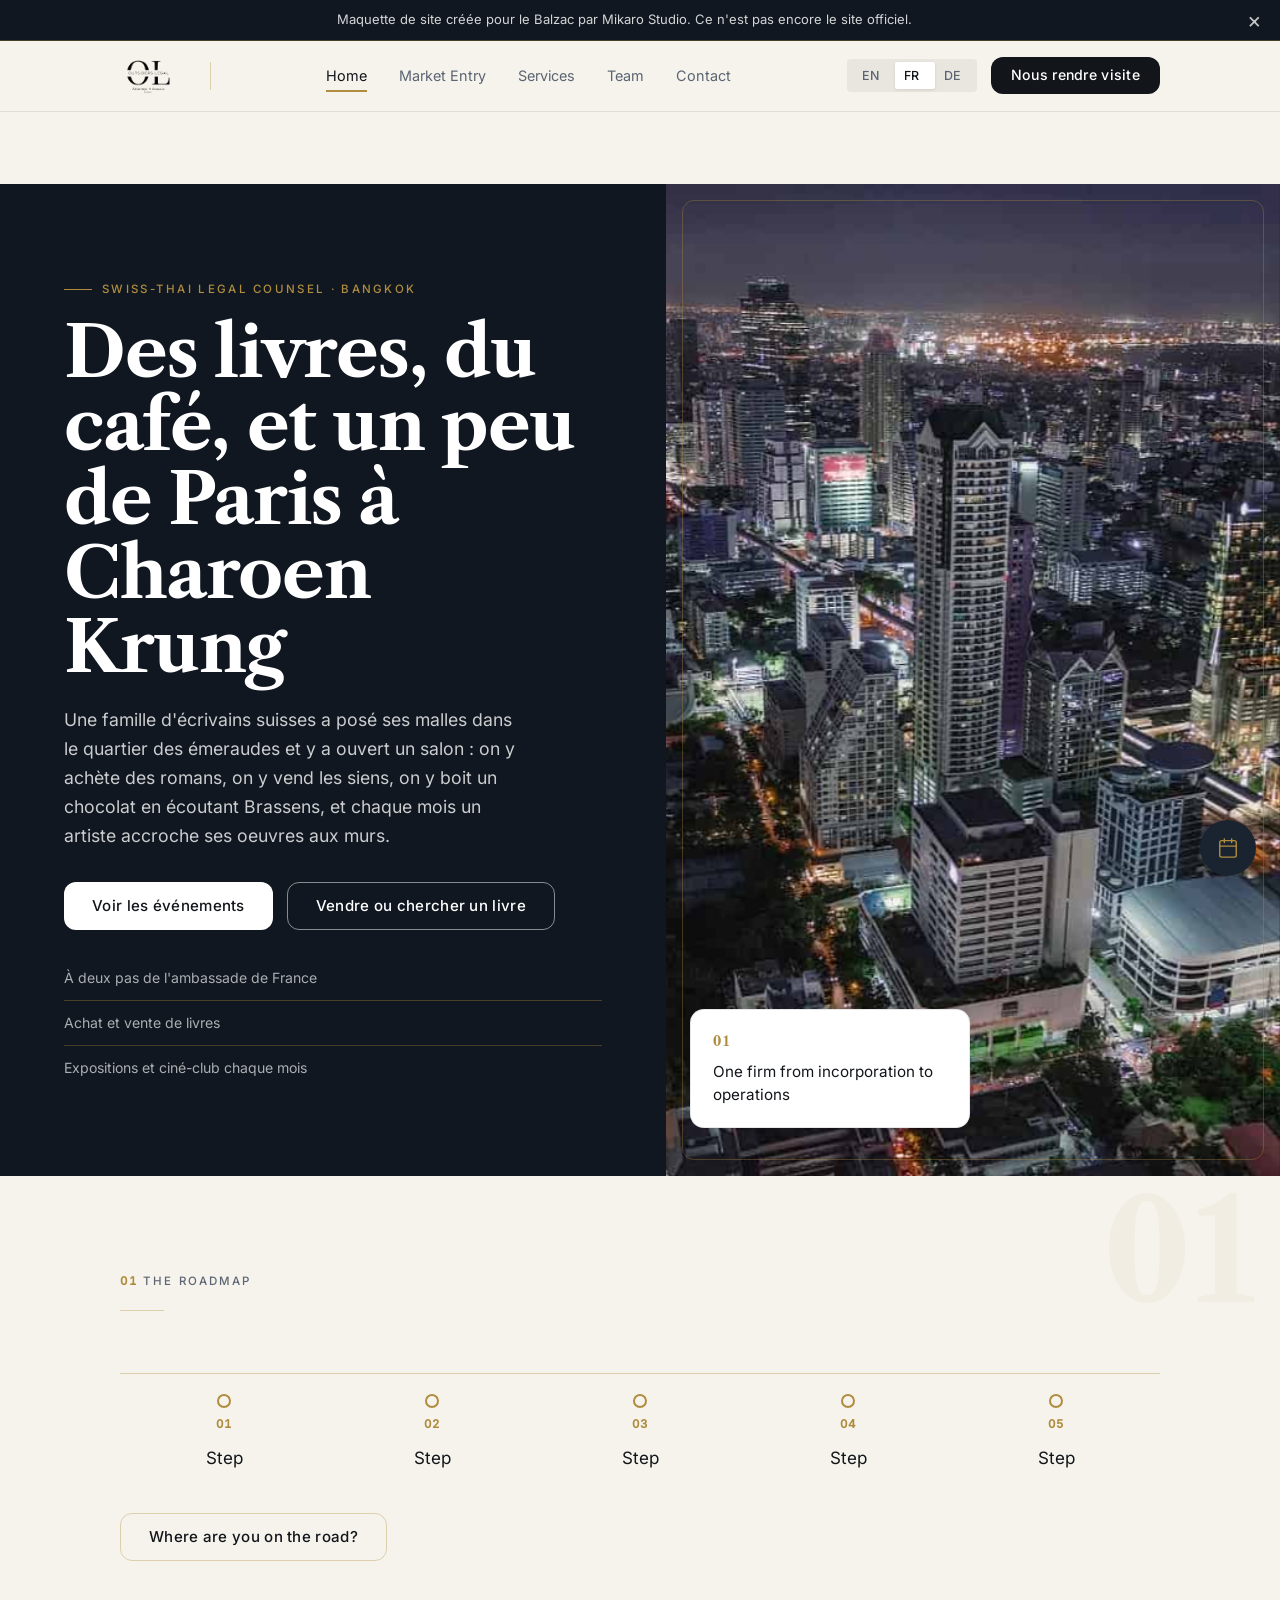
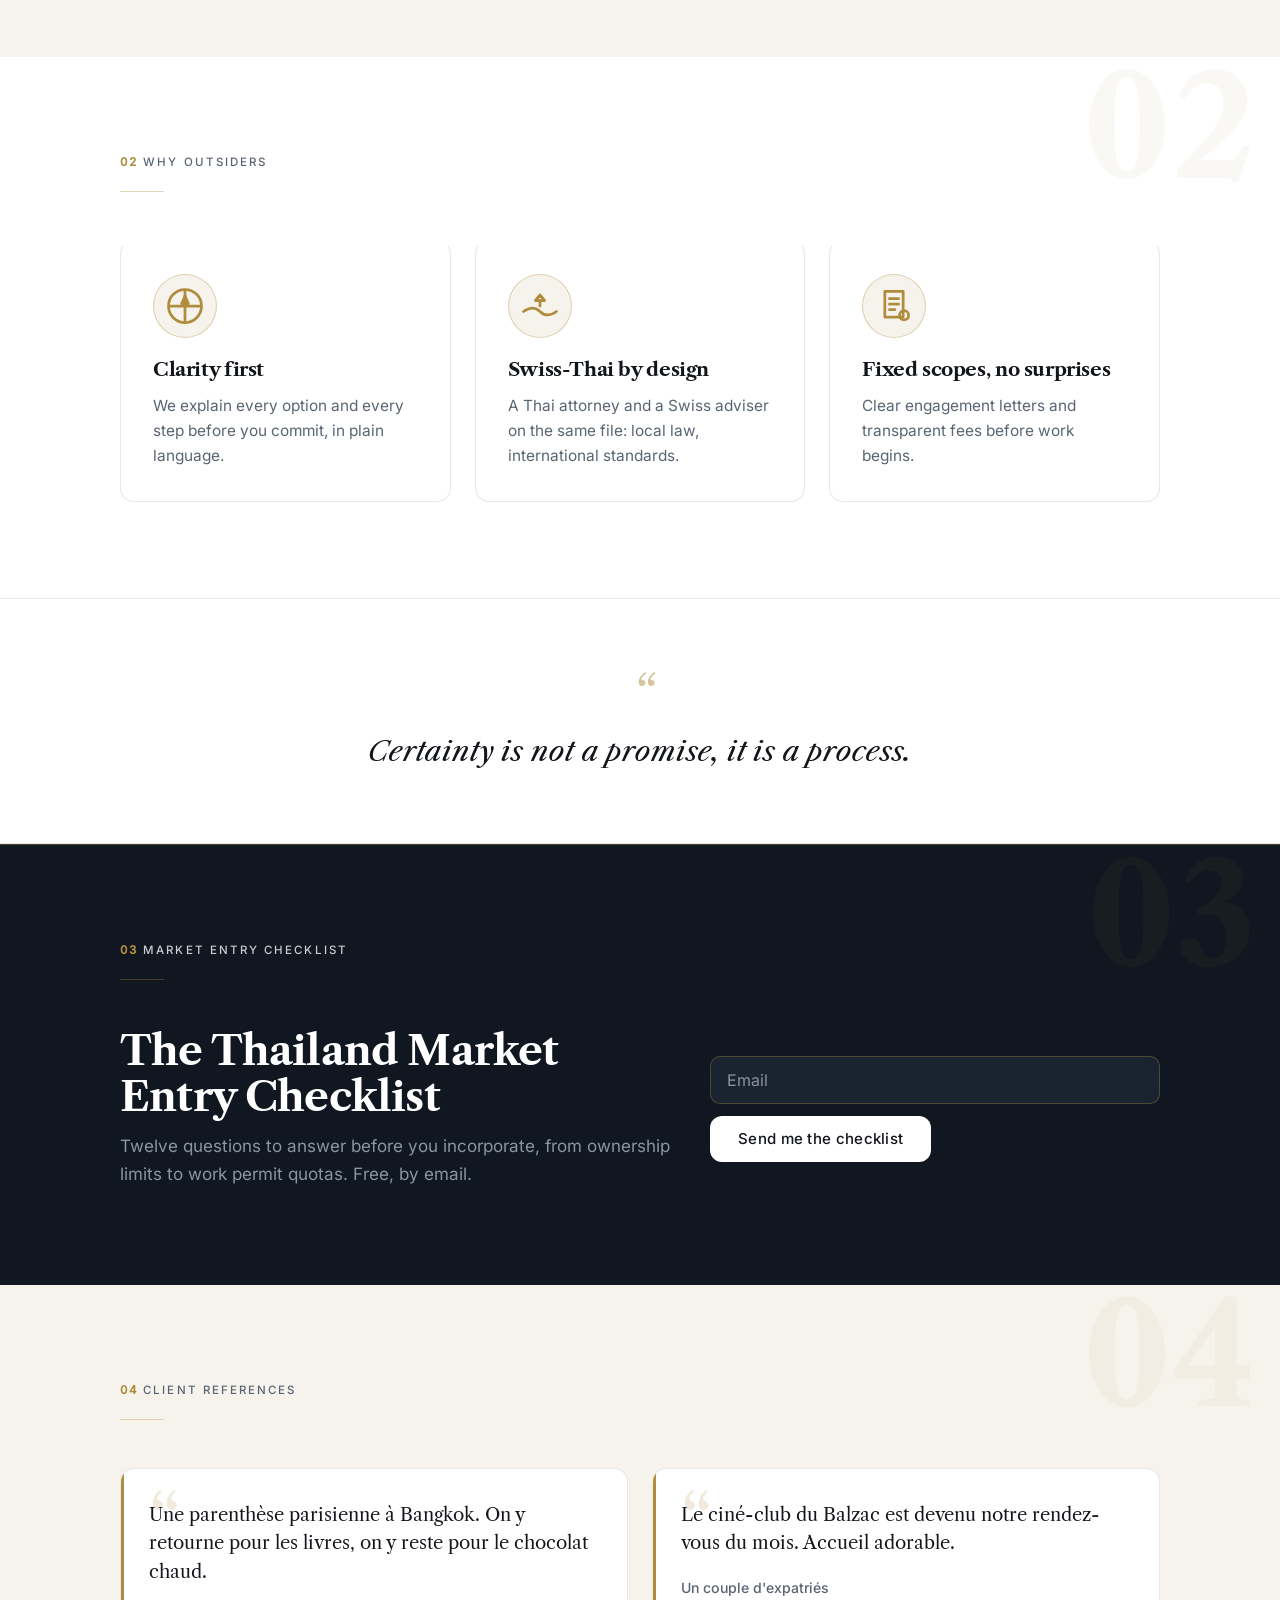
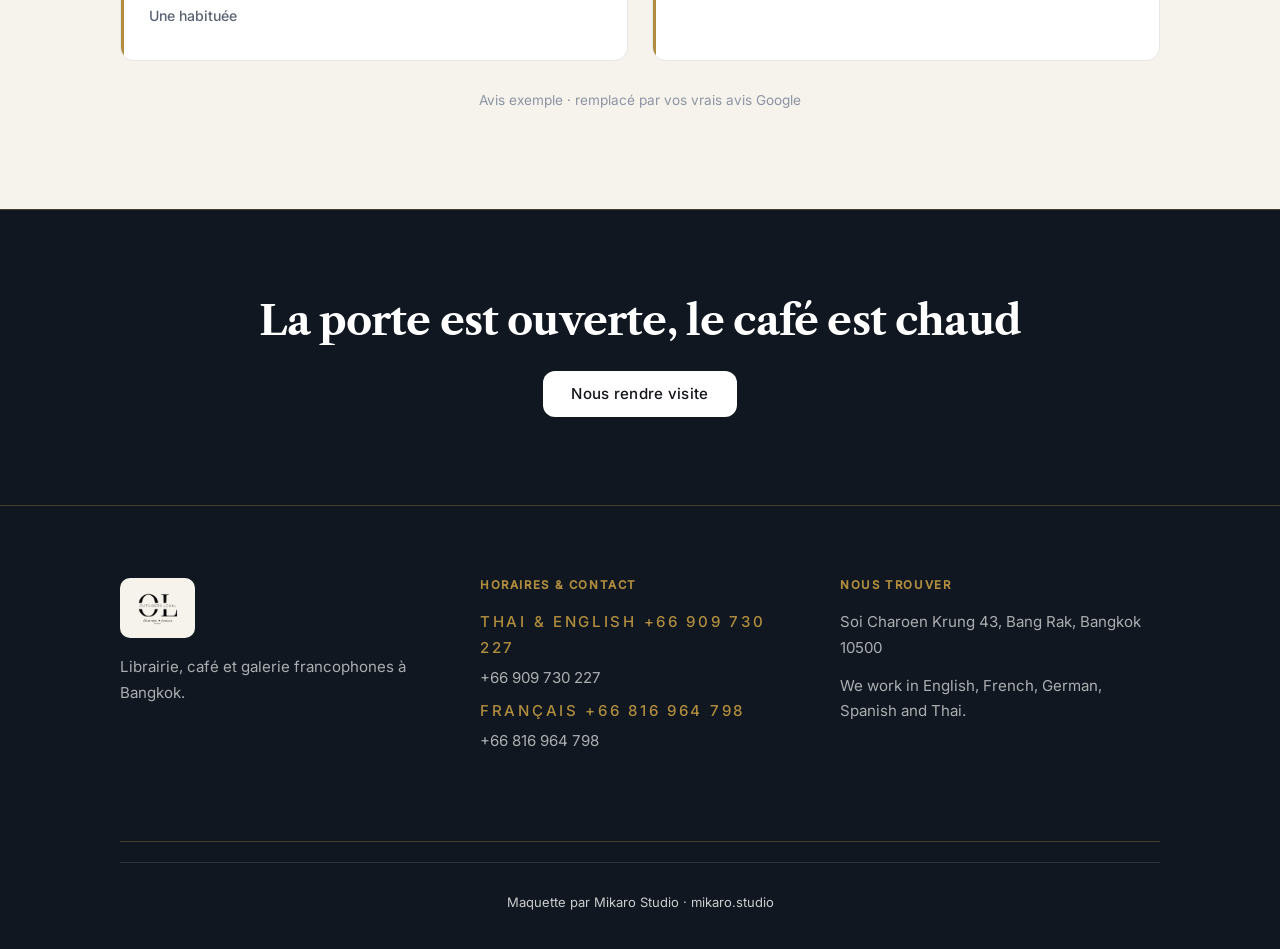
<file: index.html>
<!DOCTYPE html>
<html lang="en" data-i18n-page-title="title.home">
<head>
<meta charset="UTF-8">
<script>document.documentElement.classList.add('js');</script>
<meta name="viewport" content="width=device-width, initial-scale=1.0">
<meta name="robots" content="noindex, nofollow">
<link rel="icon" href="assets/img/logo.png" type="image/png">
<link rel="apple-touch-icon" href="assets/img/logo.png">
<title>Outsiders Legal</title>
<meta name="description" content="Swiss-Thai legal counsel for international companies entering Thailand.">
<link rel="preload" href="fonts/libre-caslon-text-400.woff2" as="font" type="font/woff2" crossorigin>
<link rel="preload" href="fonts/libre-caslon-text-700.woff2" as="font" type="font/woff2" crossorigin>
<link rel="preload" href="fonts/inter-400.woff2" as="font" type="font/woff2" crossorigin>
<link rel="preload" href="fonts/inter-500.woff2" as="font" type="font/woff2" crossorigin>
<link rel="stylesheet" href="assets/css/main.css">
</head>
<body class="page-home">
<div class="preview-ribbon" role="note">
  <p data-i18n="ribbon.text">Live design preview prepared for Outsiders Legal by Mikaro Studio. Not the firm's official website yet.</p>
  <button type="button" class="preview-ribbon-close" aria-label="Close" data-i18n-aria-label="ribbon.close">&times;</button>
</div>
<header class="site-header">
  <div class="header-inner">
    <a href="index.html" class="brand-link" aria-label="Outsiders Legal">
      <img src="assets/img/logo.png" alt="" class="header-logo" data-i18n-alt="alt.logo" width="160" height="48" decoding="async">
    </a>
    <span class="header-sep" aria-hidden="true"></span>
    <div class="nav-drawer">
      <button type="button" class="drawer-close" aria-label="Close menu" data-i18n-aria-label="drawer.close"><svg viewBox="0 0 24 24" fill="none" aria-hidden="true"><path d="M6 6l12 12M18 6L6 18" stroke="currentColor" stroke-width="2" stroke-linecap="round"></path></svg></button>
      <nav class="main-nav" id="primary-nav" aria-label="Primary">
        <ul>
          <li><a href="index.html" data-i18n="nav.home">Home</a></li>
          <li><a href="market-entry.html" data-i18n="nav.market">Market Entry</a></li>
          <li><a href="services.html" data-i18n="nav.services">Services</a></li>
          <li><a href="team.html" data-i18n="nav.team">Team</a></li>
          <li><a href="contact.html" data-i18n="nav.contact">Contact</a></li>
        </ul>
      </nav>
      <div class="header-actions">
        <div class="lang-toggle seg" role="group" aria-label="Language">
          <button type="button" data-lang="en">EN</button>
          <button type="button" data-lang="fr">FR</button>
          <button type="button" data-lang="de">DE</button>
        </div>
        <a href="contact.html#consult" class="btn btn-cta-header"><span data-i18n="nav.cta">Book a consultation</span></a>
      </div>
    </div>
    <div class="nav-scrim"></div>
    <button type="button" class="hamburger" aria-label="Menu" data-i18n-aria-label="hamburger.label" aria-expanded="false" aria-controls="primary-nav"><span></span><span></span><span></span></button>
  </div>
</header>
<main>
  <section class="hero-split">
    <div class="hero-panel">
      <p class="eyebrow hero-cascade-item hero-delay-1" data-i18n-skip>SWISS-THAI LEGAL COUNSEL · BANGKOK</p>
      <h1 class="hero-cascade-item hero-delay-2" data-i18n="h.h1">Enter Thailand with certainty</h1>
      <p class="hero-sub hero-cascade-item hero-delay-3" data-i18n="h.sub">Outsiders Legal guides international companies into the Thai market.</p>
      <div class="hero-ctas hero-cascade-item hero-delay-4">
        <a href="contact.html#consult" class="btn" data-i18n="h.cta1">Book a consultation</a>
        <a href="market-entry.html" class="btn btn-ghost" data-i18n="h.cta2">See the market entry roadmap</a>
      </div>
      <ul class="trust-bar hero-cascade-item hero-delay-5">
        <li data-i18n="h.t1">Led by a Chulalongkorn-trained Thai attorney</li>
        <li data-i18n="h.t2">Swiss business adviser on the team</li>
        <li data-i18n="h.t3">Five working languages</li>
      </ul>
    </div>
    <div class="hero-media">
      <div class="hero-media-frame" data-curtain>
        <img class="frame-img" src="assets/img/hero.jpg" alt="" data-i18n-alt="alt.hero" data-fallback width="960" height="1080" loading="eager" fetchpriority="high" decoding="async">
      </div>
      <div class="stat-card hero-stat hero-stat-enter">
        <span class="stat-num">01</span>
        <p data-i18n="h.stat">One firm from incorporation to operations</p>
      </div>
    </div>
  </section>

  
  <section class="band-ivory roadmap-teaser has-section-ghost">
    <span class="section-ghost section-ghost-right" aria-hidden="true">01</span>
    <div class="container">
      <div class="section-head" data-reveal>
        <p class="section-label"><span class="label-num">01</span> <span data-i18n="sec01.title">The roadmap</span></p>
        <div class="gold-line" data-reveal="line"></div>
      </div>
      
      <div class="stepper roadmap-strip" data-reveal><div class="stepper-step roadmap-step"><span class="step-num">01</span><p data-i18n="r1">Step</p></div><div class="stepper-step roadmap-step"><span class="step-num">02</span><p data-i18n="r2">Step</p></div><div class="stepper-step roadmap-step"><span class="step-num">03</span><p data-i18n="r3">Step</p></div><div class="stepper-step roadmap-step"><span class="step-num">04</span><p data-i18n="r4">Step</p></div><div class="stepper-step roadmap-step"><span class="step-num">05</span><p data-i18n="r5">Step</p></div></div>
      <div class="section-cta" data-reveal><a href="market-entry.html#finder" class="btn btn-ghost" data-i18n="r.cta">Where are you on the road?</a></div>
  
    </div>
  </section>

  
  <section class="band-white why-section has-section-ghost">
    <span class="section-ghost section-ghost-right" aria-hidden="true">02</span>
    <div class="container">
      <div class="section-head" data-reveal>
        <p class="section-label"><span class="label-num">02</span> <span data-i18n="sec02.title">Why Outsiders</span></p>
        <div class="gold-line" data-reveal="line"></div>
      </div>
      
      <div class="why-grid stagger">
        <div class="card why-card" data-reveal><span class="card-icon"><svg viewBox="0 0 24 24" fill="none" stroke="currentColor" stroke-width="1.5" aria-hidden="true"><circle cx="12" cy="12" r="9"></circle><path d="M12 4v16M4 12h16"></path><path d="M12 6.5l1.8 4.2H10.2L12 6.5z"></path></svg></span><h3 data-i18n="w1.t">Clarity first</h3><p data-i18n="w1.p">We explain every option and every step before you commit, in plain language.</p></div>
        <div class="card why-card" data-reveal><span class="card-icon"><svg viewBox="0 0 24 24" fill="none" stroke="currentColor" stroke-width="1.5" aria-hidden="true"><path d="M3 15c3.5-2.5 6.5-2.5 9 0s5.5 2.5 9 0"></path><path d="M12 12V9"></path><path d="M9.5 9h5l-2.5-3-2.5 3z"></path></svg></span><h3 data-i18n="w2.t">Swiss-Thai by design</h3><p data-i18n="w2.p">A Thai attorney and a Swiss adviser on the same file: local law, international standards.</p></div>
        <div class="card why-card" data-reveal><span class="card-icon"><svg viewBox="0 0 24 24" fill="none" stroke="currentColor" stroke-width="1.5" aria-hidden="true"><path d="M7 4h10v14H7z"></path><path d="M9.5 8h5M9.5 11h5M9.5 14h3"></path><circle cx="17.5" cy="17" r="2.5"></circle></svg></span><h3 data-i18n="w3.t">Fixed scopes, no surprises</h3><p data-i18n="w3.p">Clear engagement letters and transparent fees before work begins.</p></div>
      </div>
  
    </div>
  </section>

  <section class="pull-quote-band band-ivory" data-reveal>
    <div class="container">
      <blockquote class="pull-quote" data-i18n="pq">Certainty is not a promise, it is a process.</blockquote>
    </div>
  </section>

  
  <section class="band-midnight lead-band has-section-ghost">
    <span class="section-ghost section-ghost-right" aria-hidden="true">03</span>
    <div class="container">
      <div class="section-head" data-reveal>
        <p class="section-label"><span class="label-num">03</span> <span data-i18n="sec03.title">Market entry checklist</span></p>
        <div class="gold-line" data-reveal="line"></div>
      </div>
      
      <div class="lead-inner checklist-layout checklist-reveal" data-reveal>
        <div class="lead-copy checklist-copy">
          <h2 data-i18n="lm.h">The Thailand Market Entry Checklist</h2>
          <p data-i18n="lm.p">Twelve questions to answer before you incorporate, from ownership limits to work permit quotas. Free, by email.</p>
        </div>
        <form class="lead-form dark-form checklist-form" novalidate>
          <label class="visually-hidden" for="lead-email">Email</label>
          <input type="email" id="lead-email" name="email" required placeholder="Email" data-i18n-placeholder="form.email">
          <button type="submit" class="btn btn-on-dark" data-i18n="lm.btn">Send me the checklist</button>
        </form>
      </div>
  
    </div>
  </section>

  
  <section class="band-ivory reviews-section has-section-ghost">
    <span class="section-ghost section-ghost-right" aria-hidden="true">04</span>
    <div class="container">
      <div class="section-head" data-reveal>
        <p class="section-label"><span class="label-num">04</span> <span data-i18n="sec04.title">Client references</span></p>
        <div class="gold-line" data-reveal="line"></div>
      </div>
      
      <div class="reviews-grid stagger">
        <div class="card review-card" data-reveal="left">
          <p class="quote" data-i18n="rv1.text">They took our Zurich HQ from zero to an operating Thai subsidiary in nine weeks, and we understood every step.</p>
          <p class="author" data-i18n="rv1.author">COO, Swiss manufacturing group</p>
        </div>
        <div class="card review-card" data-reveal="right">
          <p class="quote" data-i18n="rv2.text">Finally a firm that answers emails the same day, in French.</p>
          <p class="author" data-i18n="rv2.author">Founder, Geneva software company</p>
        </div>
      </div>
      <p class="review-sample-note" data-i18n="rv.sample">Sample testimonial · replaced by real client references</p>
  
    </div>
  </section>

  <section class="closing-band band-midnight">
    <div class="container text-center">
      <h2 data-reveal data-i18n="cl.h">Bring your business to Bangkok</h2>
      <a href="contact.html#consult" class="btn btn-on-dark" data-reveal data-i18n="nav.cta">Book a consultation</a>
    </div>
  </section>
</main>

<footer class="site-footer band-midnight">
  <div class="container">
    <div class="footer-grid">
      <div class="footer-col">
        <a href="index.html" class="footer-logo footer-logo-chip" aria-label="Outsiders Legal"><img src="assets/img/logo.png" alt="" class="footer-logo-img" data-i18n-alt="alt.logo" width="120" height="44" decoding="async"></a>
        <p data-i18n="f.tag">Swiss and Thai legal counsel on Charoen Krung, Bangkok.</p>
      </div>
      <div class="footer-col">
        <h4 data-i18n="f.col.contact">Contact</h4>
        <p class="phone-label" data-i18n="f.phone.en">Thai &amp; English +66 909 730 227</p>
        <a class="footer-line" href="tel:+66909730227">+66 909 730 227</a>
        <p class="phone-label" data-i18n="f.phone.fr">Français +66 816 964 798</p>
        <a class="footer-line" href="tel:+66816964798">+66 816 964 798</a>
      </div>
      <div class="footer-col">
        <h4 data-i18n="f.col.find">Find us</h4>
        <p data-i18n="f.addr">No.357 Soi Charoen Krung 43, Bang Rak, Bangkok 10500</p>
        <p class="footer-lang" data-i18n="f.lang">We work in English, French, German, Spanish and Thai.</p>
      </div>
    </div>
    <div class="footer-credit-wrap">
      <p class="footer-credit" data-i18n="f.credit">Design preview by Mikaro Studio · mikaro.studio</p>
    </div>
  </div>
</footer>
<a href="contact.html#consult" class="float-reserve" aria-label="Book a consultation" data-i18n-aria-label="float.txt">
  <svg viewBox="0 0 24 24" fill="none" stroke="currentColor" stroke-width="1.5" stroke-linecap="round" stroke-linejoin="round" aria-hidden="true"><rect x="3" y="4" width="18" height="18" rx="2"></rect><path d="M16 2v4M8 2v4M3 10h18"></path></svg>
  <span data-i18n="float.txt">Book a consultation</span>
</a>
<div class="modal-overlay lm-modal" role="dialog" aria-modal="true">
  <div class="modal-box"><p data-i18n="lm.modal">This is a design preview, nothing was sent.</p><button type="button" class="btn modal-close" data-i18n="modal.close">Close</button></div>
</div>
<script src="assets/js/i18n.js"></script>
<script src="assets/js/main.js"></script>
</body>
</html>
</file>
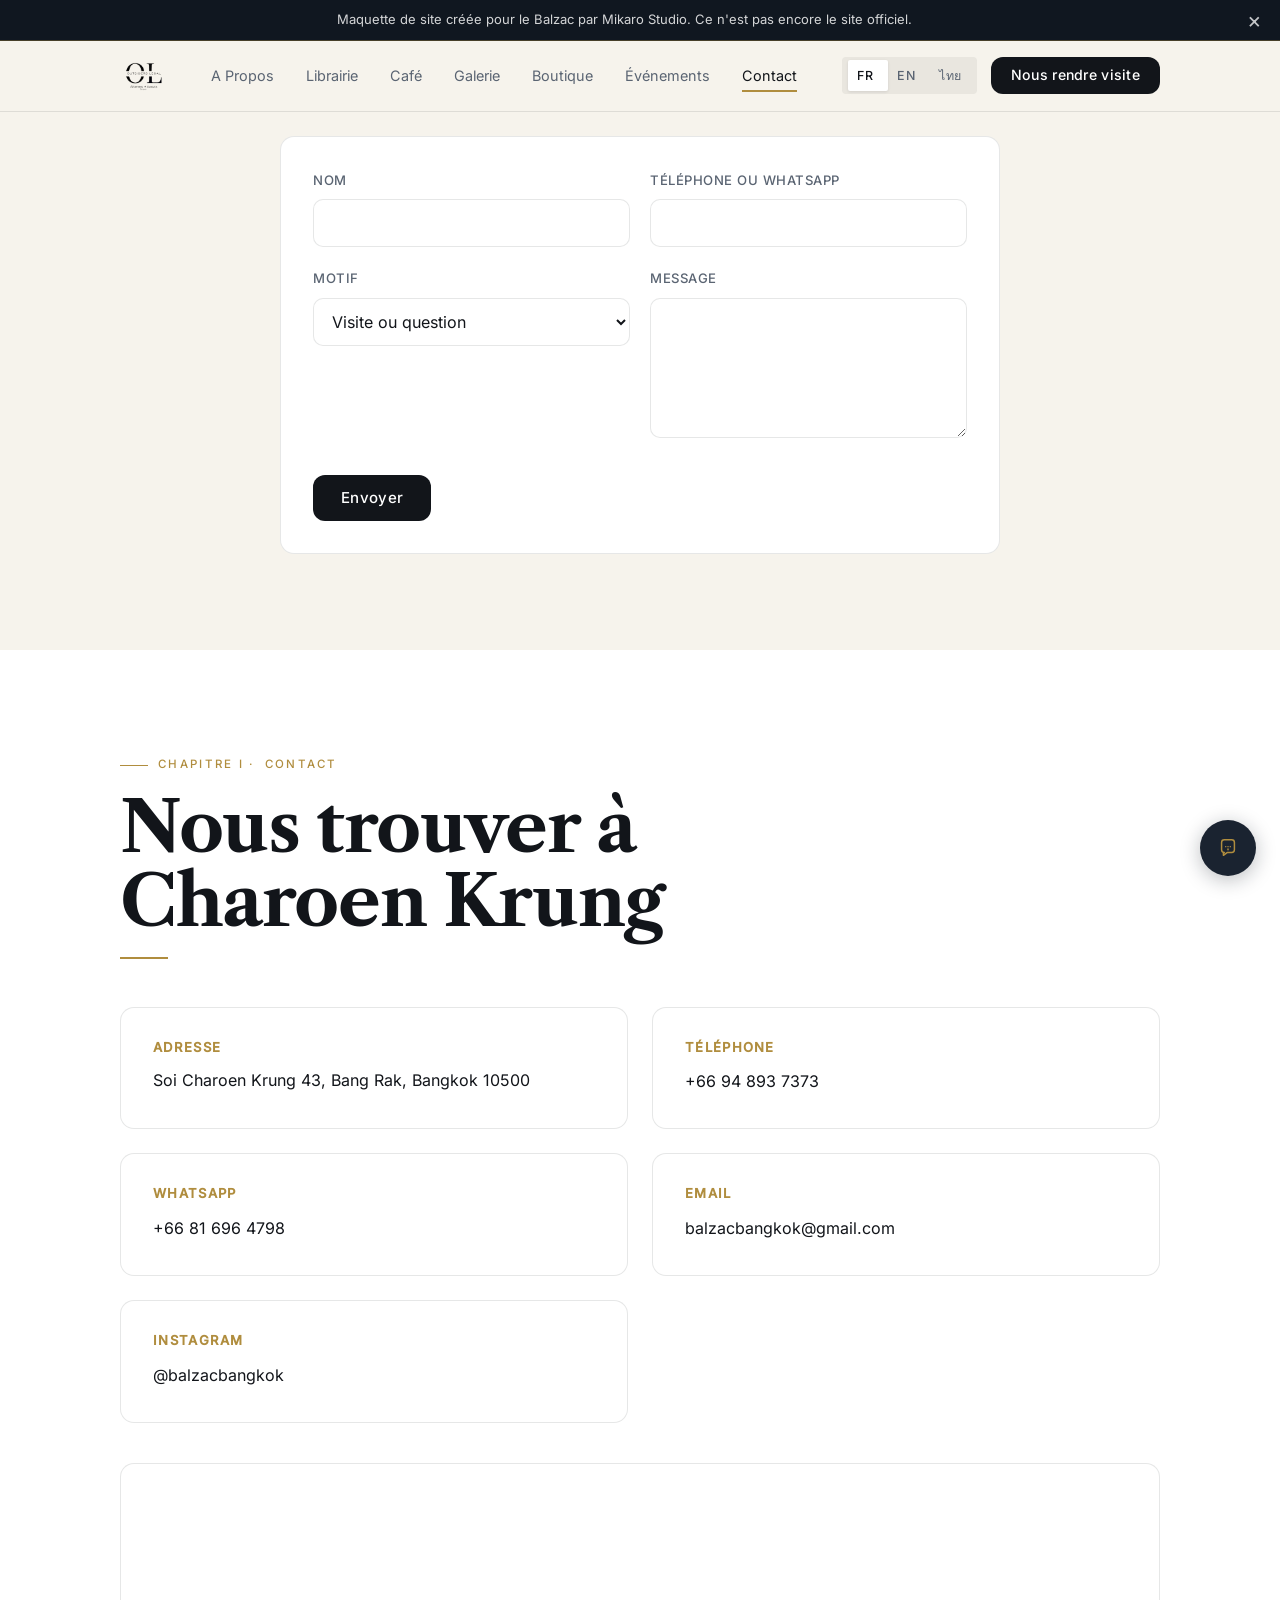
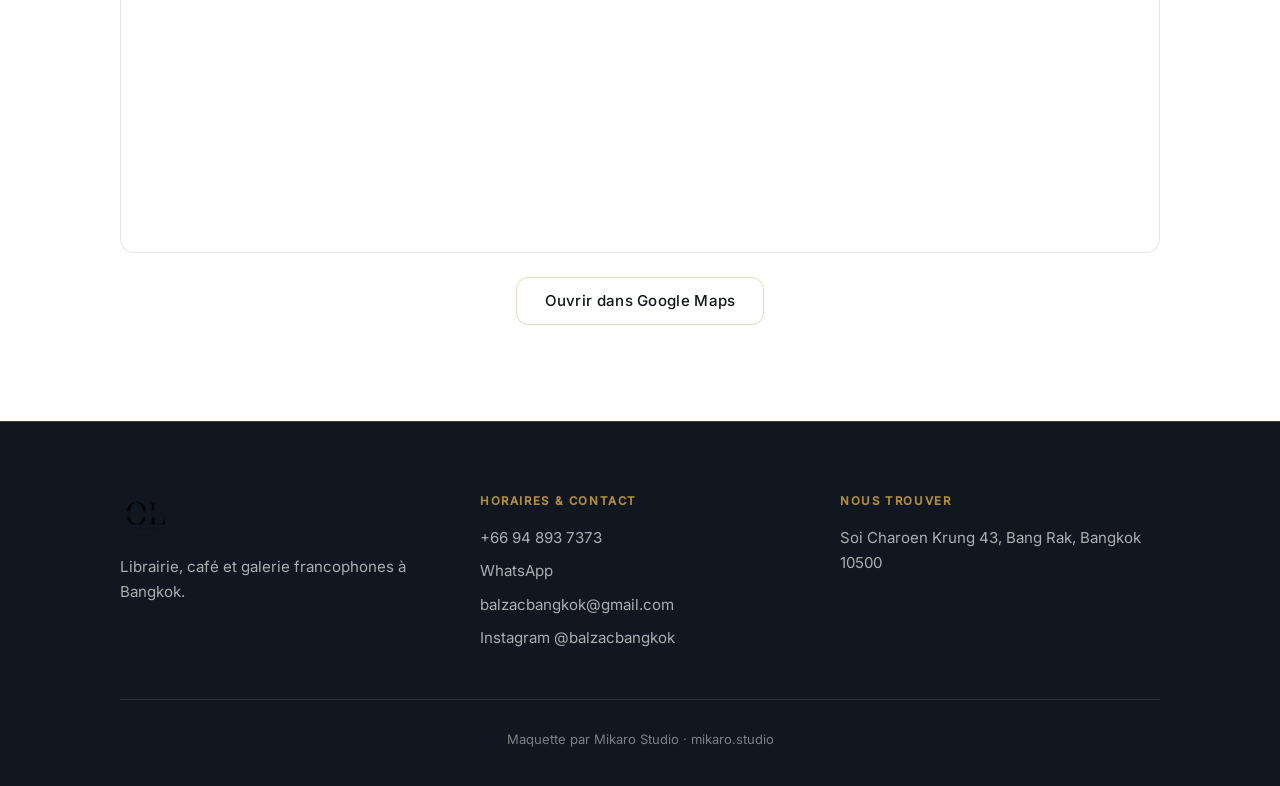
<file: contact.html>
<!DOCTYPE html>
<html lang="fr" data-i18n-page-title="title.contact">
<head>
<meta charset="UTF-8">
<script>document.documentElement.classList.add('js');</script>
<meta name="viewport" content="width=device-width, initial-scale=1.0">
<meta name="robots" content="noindex, nofollow">
<link rel="icon" href="favicon.svg" type="image/svg+xml">
<title>Contact - Balzac Bangkok</title>
<meta name="description" content="Contact Balzac Bangkok on Charoen Krung 43: visit, book events or sell books.">
<link rel="preload" href="fonts/cormorant-garamond-600-latin.woff2" as="font" type="font/woff2" crossorigin>
<link rel="preload" href="fonts/inter-400.woff2" as="font" type="font/woff2" crossorigin>
<link rel="preload" href="fonts/inter-500.woff2" as="font" type="font/woff2" crossorigin>
<link rel="stylesheet" href="assets/css/main.css">
</head>
<body class="page-contact">

<div class="preview-ribbon" role="note">
  <p data-i18n="ribbon.text">Maquette de site cr&eacute;&eacute;e pour le Balzac par Mikaro Studio. Ce n'est pas encore le site officiel.</p>
  <button type="button" class="preview-ribbon-close" aria-label="Close this message" data-i18n-aria-label="ribbon.close">&times;</button>
</div>

<header class="site-header">
  <div class="header-inner">
    <a href="index.html" class="brand-chip" aria-label="Balzac Bangkok">
      <img src="assets/img/logo.png" alt="" class="brand-chip-logo" data-i18n-alt="alt.logo" data-fallback width="140" height="44" decoding="async">
    </a>
    <div class="nav-drawer">
      <button type="button" class="drawer-close" aria-label="Close menu" data-i18n-aria-label="drawer.close"><svg viewBox="0 0 24 24" fill="none" aria-hidden="true"><path d="M6 6l12 12M18 6L6 18" stroke="currentColor" stroke-width="2" stroke-linecap="round"></path></svg></button>
      <nav class="main-nav" id="primary-nav" aria-label="Primary">
        <ul>
          <li><a href="index.html" data-i18n="nav.about">A Propos</a></li>
          <li><a href="librairie.html" data-i18n="nav.librairie">Librairie</a></li>
          <li><a href="cafe.html" data-i18n="nav.cafe">Caf&eacute;</a></li>
          <li><a href="galerie.html" data-i18n="nav.galerie">Galerie</a></li>
          <li><a href="boutique.html" data-i18n="nav.boutique">Boutique</a></li>
          <li><a href="events.html" data-i18n="nav.events">&Eacute;v&eacute;nements</a></li>
          <li><a href="contact.html" data-i18n="nav.contact">Contact</a></li>
        </ul>
      </nav>
      <div class="header-actions">
        <div class="lang-toggle seg" role="group" aria-label="Language">
          <button type="button" data-lang="fr">FR</button>
          <button type="button" data-lang="en">EN</button>
          <button type="button" data-lang="th">&#x0E44;&#x0E17;&#x0E22;</button>
        </div>
        <a href="contact.html#visit" class="btn btn-cta-header"><span data-i18n="nav.cta">Nous rendre visite</span></a>
      </div>
    </div>
    <div class="nav-scrim"></div>
    <button type="button" class="hamburger" aria-label="Menu" data-i18n-aria-label="hamburger.label" aria-expanded="false" aria-controls="primary-nav"><span></span><span></span><span></span></button>
  </div>
</header>

<main>

  <section id="visit" class="reserve-section">
    <div class="container">
      <div class="card visit-form reserve-form" data-reveal>
        <form novalidate>
          <div class="form-grid">
            <div class="form-field">
              <label for="visit-name" data-i18n="form.name">Nom</label>
              <input type="text" id="visit-name" name="name" required autocomplete="name">
            </div>
            <div class="form-field">
              <label for="visit-phone" data-i18n="form.phone">T&eacute;l&eacute;phone ou WhatsApp</label>
              <input type="text" id="visit-phone" name="phone" required>
            </div>
            <div class="form-field">
              <label for="visit-reason" data-i18n="form.reason">Motif</label>
              <select id="visit-reason" name="reason" required>
                <option value="visit" data-i18n="form.reason.visit">Visite ou question</option>
                <option value="sell" data-i18n="form.reason.sell">Vendre des livres</option>
                <option value="cine" data-i18n="form.reason.cine">Cin&eacute;-club</option>
                <option value="expo" data-i18n="form.reason.expo">Vernissage</option>
                <option value="lecture" data-i18n="form.reason.lecture">Caf&eacute;-rencontre</option>
                <option value="collab" data-i18n="form.reason.collab">Proposition d'exposition</option>
              </select>
            </div>
            <div class="form-field">
              <label for="visit-note" data-i18n="form.message">Message</label>
              <textarea id="visit-note" name="message"></textarea>
            </div>
            <div class="form-actions">
              <button type="submit" class="btn" data-i18n="v.btn">Envoyer</button>
            </div>
          </div>
        </form>
      </div>
    </div>
  </section>

  <section class="info-section band-white">
    <div class="container">
      <div class="section-head" data-reveal>
        <p class="eyebrow chapter-eyebrow"><span class="chapter-prefix" data-i18n-skip>Chapitre I · </span><span data-i18n="nav.contact">Contact</span></p>
        <h1 data-i18n="ct.h1">Nous trouver &agrave; Charoen Krung</h1>
        <div class="brass-line"></div>
      </div>
      <div class="info-grid stagger">
        <div class="card info-card" data-reveal>
          <h3 data-i18n="c.card.address">Adresse</h3>
          <p data-i18n="f.addr">Soi Charoen Krung 43, Bang Rak, Bangkok 10500</p>
        </div>
        <div class="card info-card" data-reveal>
          <h3 data-i18n="c.card.phone">T&eacute;l&eacute;phone</h3>
          <a href="tel:+66948937373">+66 94 893 7373</a>
        </div>
        <div class="card info-card" data-reveal>
          <h3 data-i18n="c.card.whatsapp">WhatsApp</h3>
          <a href="https://wa.me/66816964798" target="_blank" rel="noopener">+66 81 696 4798</a>
        </div>
        <div class="card info-card" data-reveal>
          <h3 data-i18n="c.card.email">Email</h3>
          <a href="mailto:balzacbangkok@gmail.com">balzacbangkok@gmail.com</a>
        </div>
        <div class="card info-card" data-reveal>
          <h3 data-i18n="c.card.instagram">Instagram</h3>
          <a href="https://instagram.com/balzacbangkok" target="_blank" rel="noopener">@balzacbangkok</a>
        </div>
      </div>

      <div class="card map-card" data-reveal="scale">
        <iframe src="https://maps.google.com/maps?q=Balzac%20Bangkok%20Charoen%20Krung%2043&output=embed" loading="lazy" title="Balzac Bangkok map"></iframe>
      </div>

      <div class="map-open" data-reveal>
        <a href="https://maps.google.com/?q=Balzac+Bangkok+Charoen+Krung+43" target="_blank" rel="noopener" class="btn btn-ghost" data-i18n="map.open">Ouvrir dans Google Maps</a>
      </div>
    </div>
  </section>

</main>

<footer class="site-footer">
  <div class="container">
    <div class="footer-grid">
      <div class="footer-col">
        <a href="index.html" class="footer-logo" aria-label="Balzac Bangkok"><img src="assets/img/logo.png" alt="" class="footer-logo-img" data-i18n-alt="alt.logo" data-fallback width="120" height="40" decoding="async"></a>
        <p data-i18n="f.tag">Librairie, caf&eacute; et galerie francophones &agrave; Bangkok.</p>
      </div>
      <div class="footer-col">
        <h4 data-i18n="f.col.contact">Horaires &amp; contact</h4>
        <a class="footer-line" href="tel:+66948937373">+66 94 893 7373</a>
        <a class="footer-line" href="https://wa.me/66816964798" target="_blank" rel="noopener">WhatsApp</a>
        <a class="footer-line" href="mailto:balzacbangkok@gmail.com">balzacbangkok@gmail.com</a>
        <a class="footer-line" href="https://instagram.com/balzacbangkok" target="_blank" rel="noopener">Instagram @balzacbangkok</a>
      </div>
      <div class="footer-col">
        <h4 data-i18n="f.col.find">Nous trouver</h4>
        <p data-i18n="f.addr">Soi Charoen Krung 43, Bang Rak, Bangkok 10500</p>
      </div>
    </div>
    <p class="footer-credit" data-i18n="f.credit">Maquette par Mikaro Studio &middot; mikaro.studio</p>
  </div>
</footer>

<a href="https://wa.me/66816964798" target="_blank" rel="noopener" class="float-reserve" aria-label="WhatsApp" data-i18n-aria-label="float.txt">
  <svg viewBox="0 0 24 24" fill="none" stroke="currentColor" stroke-width="1.6" stroke-linecap="round" stroke-linejoin="round" aria-hidden="true"><path d="M8 3h8a3 3 0 0 1 3 3v8a3 3 0 0 1-3 3h-5l-4 3v-3H8a3 3 0 0 1-3-3V6a3 3 0 0 1 3-3z"></path><path d="M9.5 10.5h.01M12 10.5h.01M14.5 10.5h.01"></path><path d="M12 14v-1"></path></svg>
  <span data-i18n="float.txt">&Eacute;crivez-nous</span>
</a>

<div class="modal-overlay" role="dialog" aria-modal="true" aria-labelledby="modal-heading">
  <div class="modal-box">
    <h2 id="modal-heading" class="visually-hidden">Contact preview</h2>
    <p data-i18n="modal.text">Merci. Ceci est une maquette, rien n'a &eacute;t&eacute; envoy&eacute;. Sur le site final, votre message arrive directement sur le WhatsApp ou l'email de la librairie, sans interm&eacute;diaire.</p>
    <button type="button" class="btn modal-close" data-i18n="modal.close">Fermer</button>
  </div>
</div>

<script src="assets/js/i18n.js"></script>
<script src="assets/js/main.js"></script>
</body>
</html>
</file>
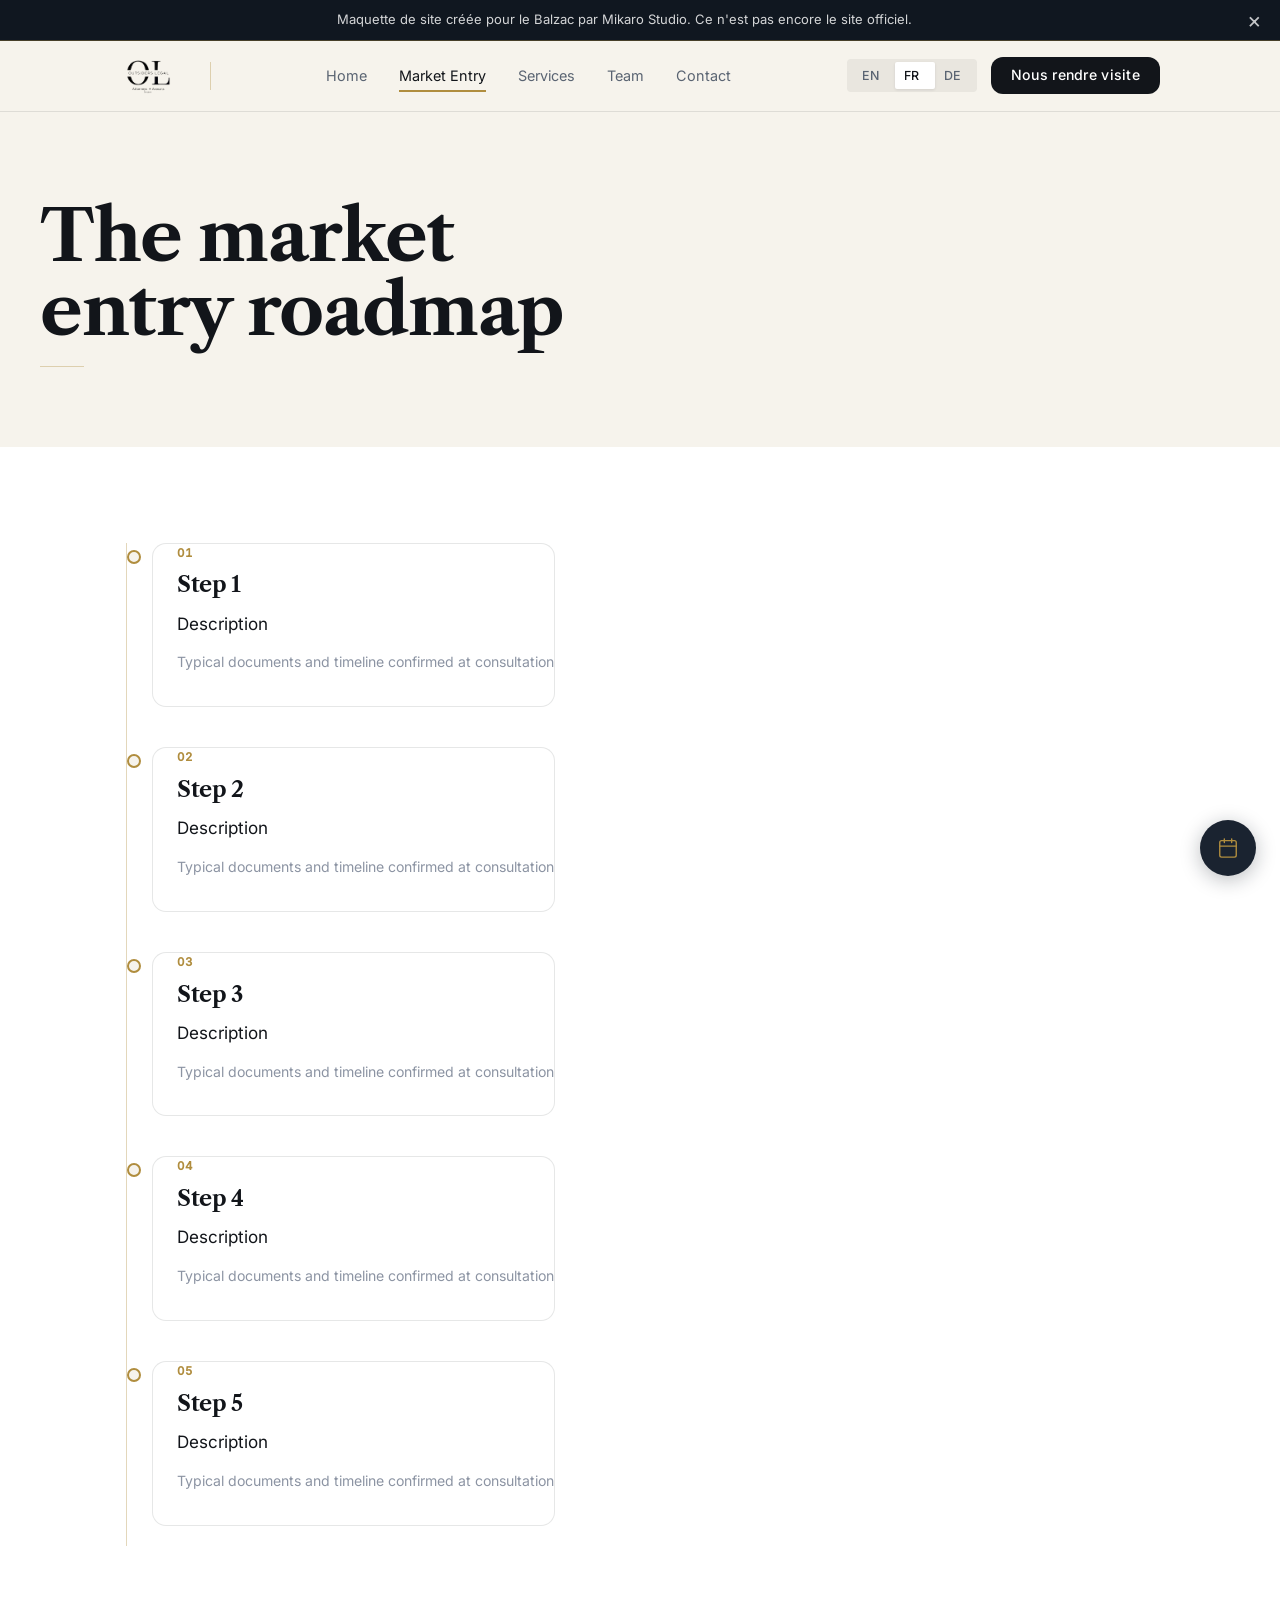
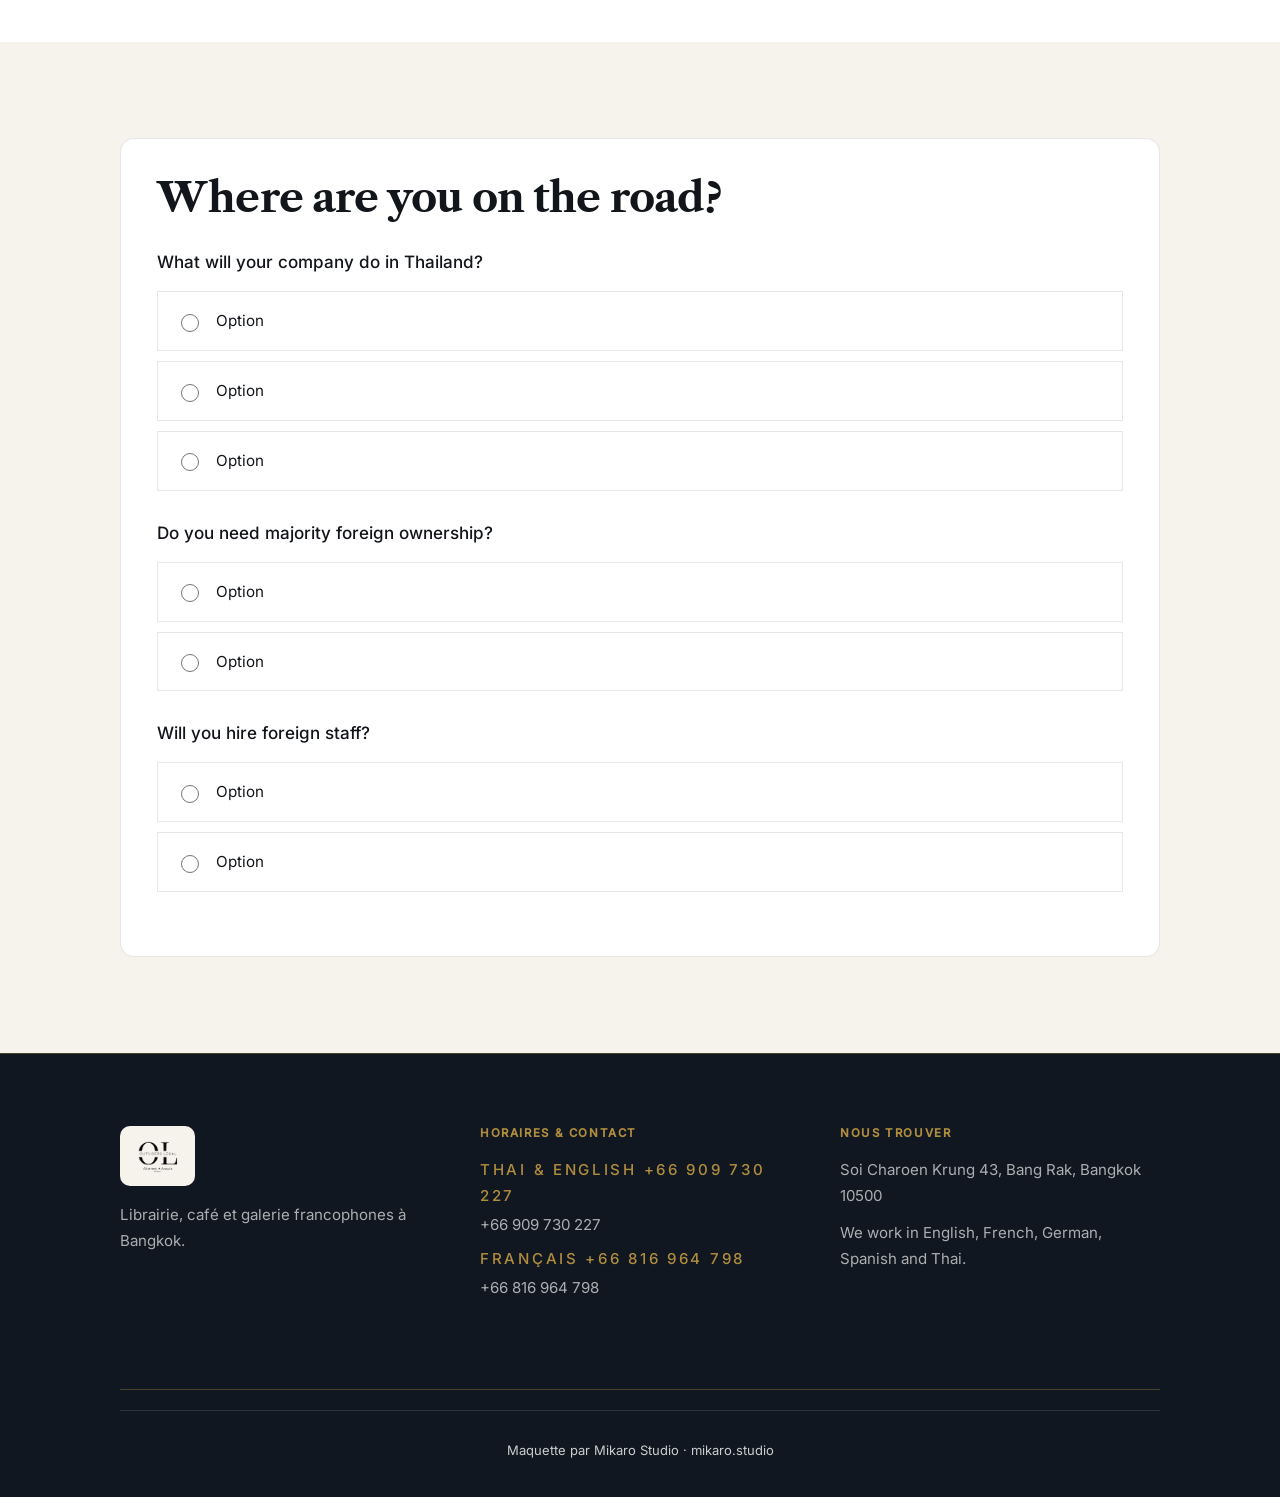
<file: market-entry.html>
<!DOCTYPE html>
<html lang="en" data-i18n-page-title="title.market">
<head>
<meta charset="UTF-8">
<script>document.documentElement.classList.add('js');</script>
<meta name="viewport" content="width=device-width, initial-scale=1.0">
<meta name="robots" content="noindex, nofollow">
<link rel="icon" href="assets/img/logo.png" type="image/png">
<link rel="apple-touch-icon" href="assets/img/logo.png">
<title>Outsiders Legal</title>
<meta name="description" content="Market entry roadmap for Thailand.">
<link rel="preload" href="fonts/libre-caslon-text-400.woff2" as="font" type="font/woff2" crossorigin>
<link rel="preload" href="fonts/libre-caslon-text-700.woff2" as="font" type="font/woff2" crossorigin>
<link rel="preload" href="fonts/inter-400.woff2" as="font" type="font/woff2" crossorigin>
<link rel="preload" href="fonts/inter-500.woff2" as="font" type="font/woff2" crossorigin>
<link rel="stylesheet" href="assets/css/main.css">
</head>
<body class="page-market">
<div class="preview-ribbon" role="note">
  <p data-i18n="ribbon.text">Live design preview prepared for Outsiders Legal by Mikaro Studio. Not the firm's official website yet.</p>
  <button type="button" class="preview-ribbon-close" aria-label="Close" data-i18n-aria-label="ribbon.close">&times;</button>
</div>
<header class="site-header">
  <div class="header-inner">
    <a href="index.html" class="brand-link" aria-label="Outsiders Legal">
      <img src="assets/img/logo.png" alt="" class="header-logo" data-i18n-alt="alt.logo" width="160" height="48" decoding="async">
    </a>
    <span class="header-sep" aria-hidden="true"></span>
    <div class="nav-drawer">
      <button type="button" class="drawer-close" aria-label="Close menu" data-i18n-aria-label="drawer.close"><svg viewBox="0 0 24 24" fill="none" aria-hidden="true"><path d="M6 6l12 12M18 6L6 18" stroke="currentColor" stroke-width="2" stroke-linecap="round"></path></svg></button>
      <nav class="main-nav" id="primary-nav" aria-label="Primary">
        <ul>
          <li><a href="index.html" data-i18n="nav.home">Home</a></li>
          <li><a href="market-entry.html" data-i18n="nav.market">Market Entry</a></li>
          <li><a href="services.html" data-i18n="nav.services">Services</a></li>
          <li><a href="team.html" data-i18n="nav.team">Team</a></li>
          <li><a href="contact.html" data-i18n="nav.contact">Contact</a></li>
        </ul>
      </nav>
      <div class="header-actions">
        <div class="lang-toggle seg" role="group" aria-label="Language">
          <button type="button" data-lang="en">EN</button>
          <button type="button" data-lang="fr">FR</button>
          <button type="button" data-lang="de">DE</button>
        </div>
        <a href="contact.html#consult" class="btn btn-cta-header"><span data-i18n="nav.cta">Book a consultation</span></a>
      </div>
    </div>
    <div class="nav-scrim"></div>
    <button type="button" class="hamburger" aria-label="Menu" data-i18n-aria-label="hamburger.label" aria-expanded="false" aria-controls="primary-nav"><span></span><span></span><span></span></button>
  </div>
</header>
<main>
  <section class="page-hero band-ivory">
    <div class="container section-head" data-reveal>
      <h1 data-i18n="me.h1">The market entry roadmap</h1>
      <div class="gold-line" data-reveal="line"></div>
    </div>
  </section>
  <section class="roadmap-vertical band-white">
    <div class="container">
      <div class="stepper stepper-vertical roadmap-steps" data-reveal>
      <article class="roadmap-block card stepper-step" data-reveal>
        <span class="step-num">01</span>
        <h2 data-i18n="r1">Step 1</h2>
        <p data-i18n="me.r1.desc">Description</p>
        <p class="muted-note" data-i18n="me.docs">Typical documents and timeline confirmed at consultation</p>
      </article>
      <article class="roadmap-block card stepper-step" data-reveal>
        <span class="step-num">02</span>
        <h2 data-i18n="r2">Step 2</h2>
        <p data-i18n="me.r2.desc">Description</p>
        <p class="muted-note" data-i18n="me.docs">Typical documents and timeline confirmed at consultation</p>
      </article>
      <article class="roadmap-block card stepper-step" data-reveal>
        <span class="step-num">03</span>
        <h2 data-i18n="r3">Step 3</h2>
        <p data-i18n="me.r3.desc">Description</p>
        <p class="muted-note" data-i18n="me.docs">Typical documents and timeline confirmed at consultation</p>
      </article>
      <article class="roadmap-block card stepper-step" data-reveal>
        <span class="step-num">04</span>
        <h2 data-i18n="r4">Step 4</h2>
        <p data-i18n="me.r4.desc">Description</p>
        <p class="muted-note" data-i18n="me.docs">Typical documents and timeline confirmed at consultation</p>
      </article>
      <article class="roadmap-block card stepper-step" data-reveal>
        <span class="step-num">05</span>
        <h2 data-i18n="r5">Step 5</h2>
        <p data-i18n="me.r5.desc">Description</p>
        <p class="muted-note" data-i18n="me.docs">Typical documents and timeline confirmed at consultation</p>
      </article></div>
    </div>
  </section>
  <section id="finder" class="finder-section band-ivory">
    <div class="container">
      <div class="card finder-card" data-reveal>
        <h2 class="finder-title" data-i18n="r.cta">Where are you on the road?</h2>
        <div class="finder-q"><p data-i18n="f.q1">What will your company do in Thailand?</p>
          <div class="finder-options"><label class="finder-option"><input type="radio" name="q1" value="mfg"><span data-i18n="f.opt.mfg">Option</span></label><label class="finder-option"><input type="radio" name="q1" value="svc"><span data-i18n="f.opt.svc">Option</span></label><label class="finder-option"><input type="radio" name="q1" value="reg"><span data-i18n="f.opt.reg">Option</span></label></div></div>
        <div class="finder-q"><p data-i18n="f.q2">Do you need majority foreign ownership?</p>
          <div class="finder-options"><label class="finder-option"><input type="radio" name="q2" value="yes"><span data-i18n="f.opt.yes">Option</span></label><label class="finder-option"><input type="radio" name="q2" value="flex"><span data-i18n="f.opt.flex">Option</span></label></div></div>
        <div class="finder-q"><p data-i18n="f.q3">Will you hire foreign staff?</p>
          <div class="finder-options"><label class="finder-option"><input type="radio" name="q3" value="yes"><span data-i18n="f.opt.hire">Option</span></label><label class="finder-option"><input type="radio" name="q3" value="no"><span data-i18n="f.opt.nohire">Option</span></label></div></div>
        <div class="finder-result card" hidden>
          <span class="finder-result-rule" aria-hidden="true"></span>
          <p class="finder-result-text"></p>
          <p class="muted-note" data-i18n="f.note">Indicative only, your exact route is confirmed in a consultation.</p>
          <a href="contact.html#consult" class="btn btn-on-dark finder-result-cta" data-i18n="nav.cta">Book a consultation</a>
        </div>
      </div>
    </div>
  </section>
</main>

<footer class="site-footer band-midnight">
  <div class="container">
    <div class="footer-grid">
      <div class="footer-col">
        <a href="index.html" class="footer-logo footer-logo-chip" aria-label="Outsiders Legal"><img src="assets/img/logo.png" alt="" class="footer-logo-img" data-i18n-alt="alt.logo" width="120" height="44" decoding="async"></a>
        <p data-i18n="f.tag">Swiss and Thai legal counsel on Charoen Krung, Bangkok.</p>
      </div>
      <div class="footer-col">
        <h4 data-i18n="f.col.contact">Contact</h4>
        <p class="phone-label" data-i18n="f.phone.en">Thai &amp; English +66 909 730 227</p>
        <a class="footer-line" href="tel:+66909730227">+66 909 730 227</a>
        <p class="phone-label" data-i18n="f.phone.fr">Français +66 816 964 798</p>
        <a class="footer-line" href="tel:+66816964798">+66 816 964 798</a>
      </div>
      <div class="footer-col">
        <h4 data-i18n="f.col.find">Find us</h4>
        <p data-i18n="f.addr">No.357 Soi Charoen Krung 43, Bang Rak, Bangkok 10500</p>
        <p class="footer-lang" data-i18n="f.lang">We work in English, French, German, Spanish and Thai.</p>
      </div>
    </div>
    <div class="footer-credit-wrap">
      <p class="footer-credit" data-i18n="f.credit">Design preview by Mikaro Studio · mikaro.studio</p>
    </div>
  </div>
</footer>
<a href="contact.html#consult" class="float-reserve" aria-label="Book a consultation" data-i18n-aria-label="float.txt">
  <svg viewBox="0 0 24 24" fill="none" stroke="currentColor" stroke-width="1.5" stroke-linecap="round" stroke-linejoin="round" aria-hidden="true"><rect x="3" y="4" width="18" height="18" rx="2"></rect><path d="M16 2v4M8 2v4M3 10h18"></path></svg>
  <span data-i18n="float.txt">Book a consultation</span>
</a>
<script src="assets/js/i18n.js"></script>
<script src="assets/js/main.js"></script>
</body>
</html>
</file>
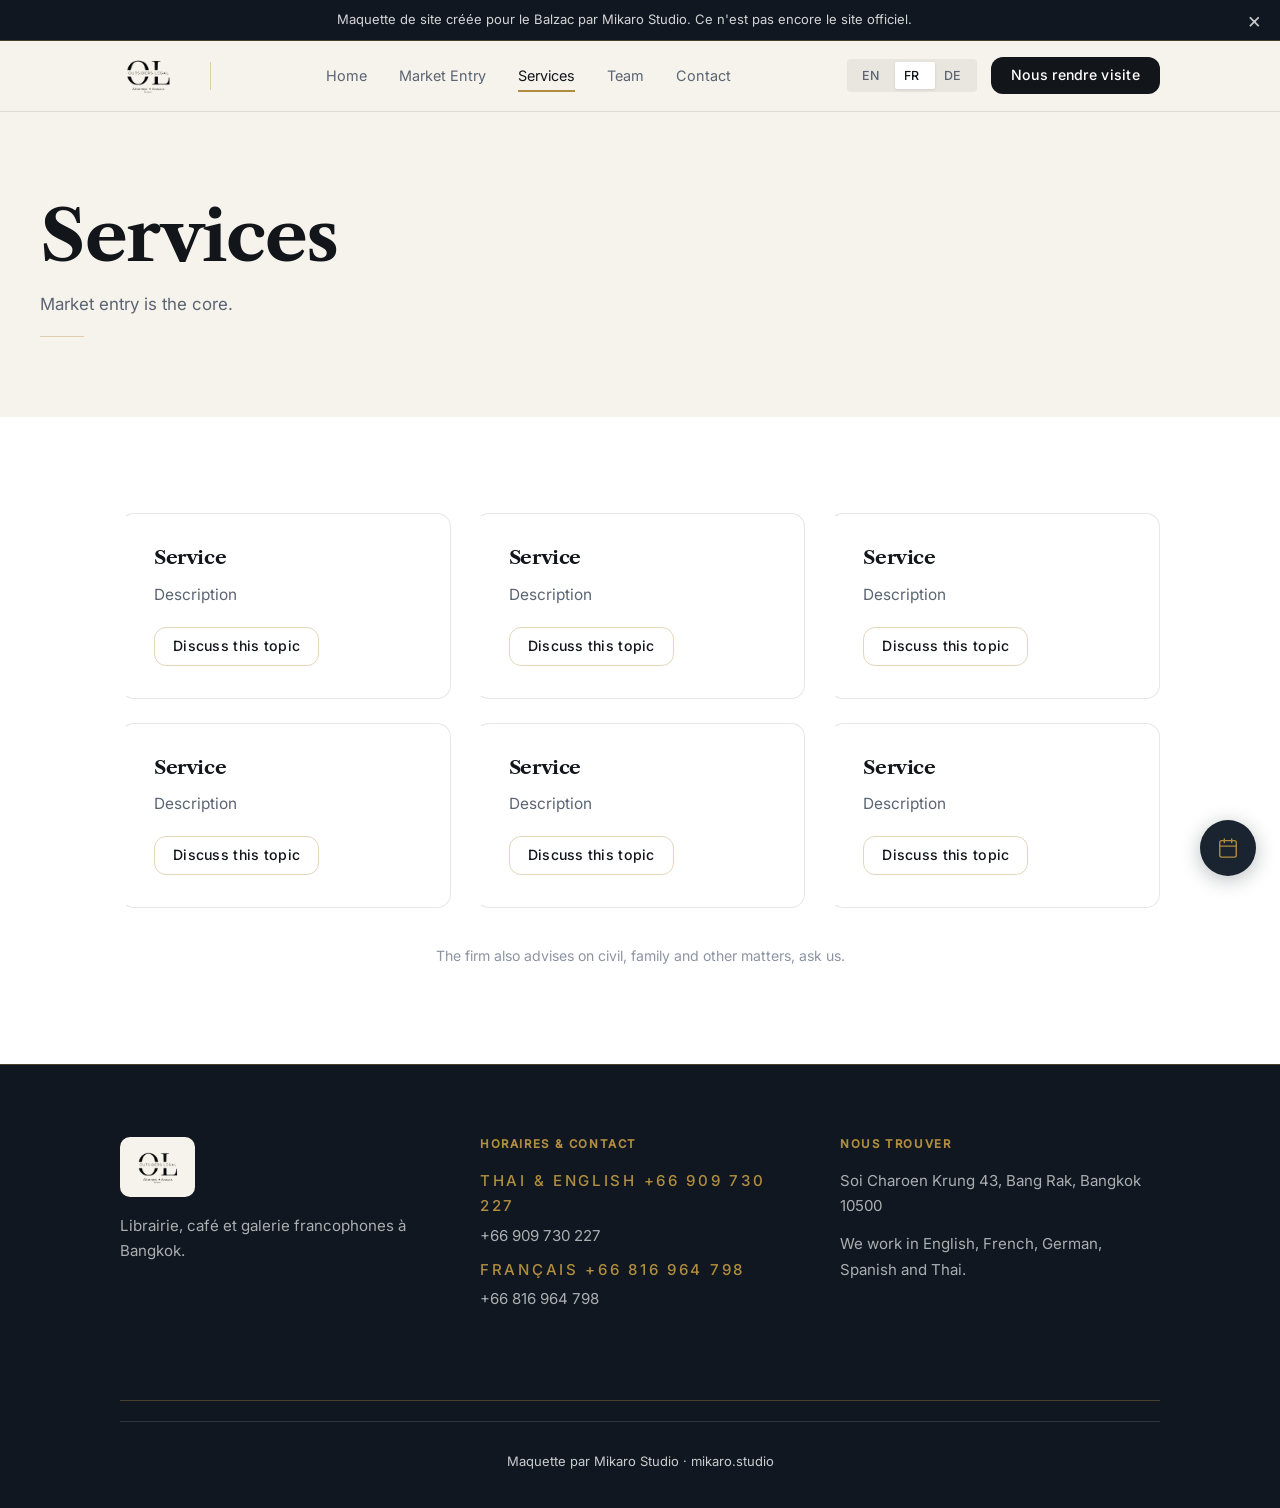
<file: services.html>
<!DOCTYPE html>
<html lang="en" data-i18n-page-title="title.services">
<head>
<meta charset="UTF-8">
<script>document.documentElement.classList.add('js');</script>
<meta name="viewport" content="width=device-width, initial-scale=1.0">
<meta name="robots" content="noindex, nofollow">
<link rel="icon" href="assets/img/logo.png" type="image/png">
<link rel="apple-touch-icon" href="assets/img/logo.png">
<title>Outsiders Legal</title>
<meta name="description" content="Legal services for foreign-owned businesses in Thailand.">
<link rel="preload" href="fonts/libre-caslon-text-400.woff2" as="font" type="font/woff2" crossorigin>
<link rel="preload" href="fonts/libre-caslon-text-700.woff2" as="font" type="font/woff2" crossorigin>
<link rel="preload" href="fonts/inter-400.woff2" as="font" type="font/woff2" crossorigin>
<link rel="preload" href="fonts/inter-500.woff2" as="font" type="font/woff2" crossorigin>
<link rel="stylesheet" href="assets/css/main.css">
</head>
<body class="page-services">
<div class="preview-ribbon" role="note">
  <p data-i18n="ribbon.text">Live design preview prepared for Outsiders Legal by Mikaro Studio. Not the firm's official website yet.</p>
  <button type="button" class="preview-ribbon-close" aria-label="Close" data-i18n-aria-label="ribbon.close">&times;</button>
</div>
<header class="site-header">
  <div class="header-inner">
    <a href="index.html" class="brand-link" aria-label="Outsiders Legal">
      <img src="assets/img/logo.png" alt="" class="header-logo" data-i18n-alt="alt.logo" width="160" height="48" decoding="async">
    </a>
    <span class="header-sep" aria-hidden="true"></span>
    <div class="nav-drawer">
      <button type="button" class="drawer-close" aria-label="Close menu" data-i18n-aria-label="drawer.close"><svg viewBox="0 0 24 24" fill="none" aria-hidden="true"><path d="M6 6l12 12M18 6L6 18" stroke="currentColor" stroke-width="2" stroke-linecap="round"></path></svg></button>
      <nav class="main-nav" id="primary-nav" aria-label="Primary">
        <ul>
          <li><a href="index.html" data-i18n="nav.home">Home</a></li>
          <li><a href="market-entry.html" data-i18n="nav.market">Market Entry</a></li>
          <li><a href="services.html" data-i18n="nav.services">Services</a></li>
          <li><a href="team.html" data-i18n="nav.team">Team</a></li>
          <li><a href="contact.html" data-i18n="nav.contact">Contact</a></li>
        </ul>
      </nav>
      <div class="header-actions">
        <div class="lang-toggle seg" role="group" aria-label="Language">
          <button type="button" data-lang="en">EN</button>
          <button type="button" data-lang="fr">FR</button>
          <button type="button" data-lang="de">DE</button>
        </div>
        <a href="contact.html#consult" class="btn btn-cta-header"><span data-i18n="nav.cta">Book a consultation</span></a>
      </div>
    </div>
    <div class="nav-scrim"></div>
    <button type="button" class="hamburger" aria-label="Menu" data-i18n-aria-label="hamburger.label" aria-expanded="false" aria-controls="primary-nav"><span></span><span></span><span></span></button>
  </div>
</header>
<main>
  <section class="page-hero band-ivory">
    <div class="container section-head" data-reveal>
      <h1 data-i18n="s.h1">Services</h1>
      <p class="section-sub" data-i18n="s.sub">Market entry is the core.</p>
      <div class="gold-line" data-reveal="line"></div>
    </div>
  </section>
  <section class="services-grid-section band-white">
    <div class="container services-grid stagger">
      <div class="card service-card" data-reveal><h3 data-i18n="s1.t">Service</h3><p data-i18n="s1.p">Description</p><a href="contact.html?ev=corporate#consult" class="btn btn-ghost btn-service-cta" data-i18n="s.cta">Discuss this topic</a></div><div class="card service-card" data-reveal><h3 data-i18n="s2.t">Service</h3><p data-i18n="s2.p">Description</p><a href="contact.html?ev=immigration#consult" class="btn btn-ghost btn-service-cta" data-i18n="s.cta">Discuss this topic</a></div><div class="card service-card" data-reveal><h3 data-i18n="s3.t">Service</h3><p data-i18n="s3.p">Description</p><a href="contact.html?ev=contracts#consult" class="btn btn-ghost btn-service-cta" data-i18n="s.cta">Discuss this topic</a></div><div class="card service-card" data-reveal><h3 data-i18n="s4.t">Service</h3><p data-i18n="s4.p">Description</p><a href="contact.html?ev=employment#consult" class="btn btn-ghost btn-service-cta" data-i18n="s.cta">Discuss this topic</a></div><div class="card service-card" data-reveal><h3 data-i18n="s5.t">Service</h3><p data-i18n="s5.p">Description</p><a href="contact.html?ev=property#consult" class="btn btn-ghost btn-service-cta" data-i18n="s.cta">Discuss this topic</a></div><div class="card service-card" data-reveal><h3 data-i18n="s6.t">Service</h3><p data-i18n="s6.p">Description</p><a href="contact.html?ev=ip#consult" class="btn btn-ghost btn-service-cta" data-i18n="s.cta">Discuss this topic</a></div>
    </div>
    <div class="container"><p class="muted-note center-note" data-reveal data-i18n="s.more">The firm also advises on civil, family and other matters, ask us.</p></div>
  </section>
</main>

<footer class="site-footer band-midnight">
  <div class="container">
    <div class="footer-grid">
      <div class="footer-col">
        <a href="index.html" class="footer-logo footer-logo-chip" aria-label="Outsiders Legal"><img src="assets/img/logo.png" alt="" class="footer-logo-img" data-i18n-alt="alt.logo" width="120" height="44" decoding="async"></a>
        <p data-i18n="f.tag">Swiss and Thai legal counsel on Charoen Krung, Bangkok.</p>
      </div>
      <div class="footer-col">
        <h4 data-i18n="f.col.contact">Contact</h4>
        <p class="phone-label" data-i18n="f.phone.en">Thai &amp; English +66 909 730 227</p>
        <a class="footer-line" href="tel:+66909730227">+66 909 730 227</a>
        <p class="phone-label" data-i18n="f.phone.fr">Français +66 816 964 798</p>
        <a class="footer-line" href="tel:+66816964798">+66 816 964 798</a>
      </div>
      <div class="footer-col">
        <h4 data-i18n="f.col.find">Find us</h4>
        <p data-i18n="f.addr">No.357 Soi Charoen Krung 43, Bang Rak, Bangkok 10500</p>
        <p class="footer-lang" data-i18n="f.lang">We work in English, French, German, Spanish and Thai.</p>
      </div>
    </div>
    <div class="footer-credit-wrap">
      <p class="footer-credit" data-i18n="f.credit">Design preview by Mikaro Studio · mikaro.studio</p>
    </div>
  </div>
</footer>
<a href="contact.html#consult" class="float-reserve" aria-label="Book a consultation" data-i18n-aria-label="float.txt">
  <svg viewBox="0 0 24 24" fill="none" stroke="currentColor" stroke-width="1.5" stroke-linecap="round" stroke-linejoin="round" aria-hidden="true"><rect x="3" y="4" width="18" height="18" rx="2"></rect><path d="M16 2v4M8 2v4M3 10h18"></path></svg>
  <span data-i18n="float.txt">Book a consultation</span>
</a>
<script src="assets/js/i18n.js"></script>
<script src="assets/js/main.js"></script>
</body>
</html>
</file>
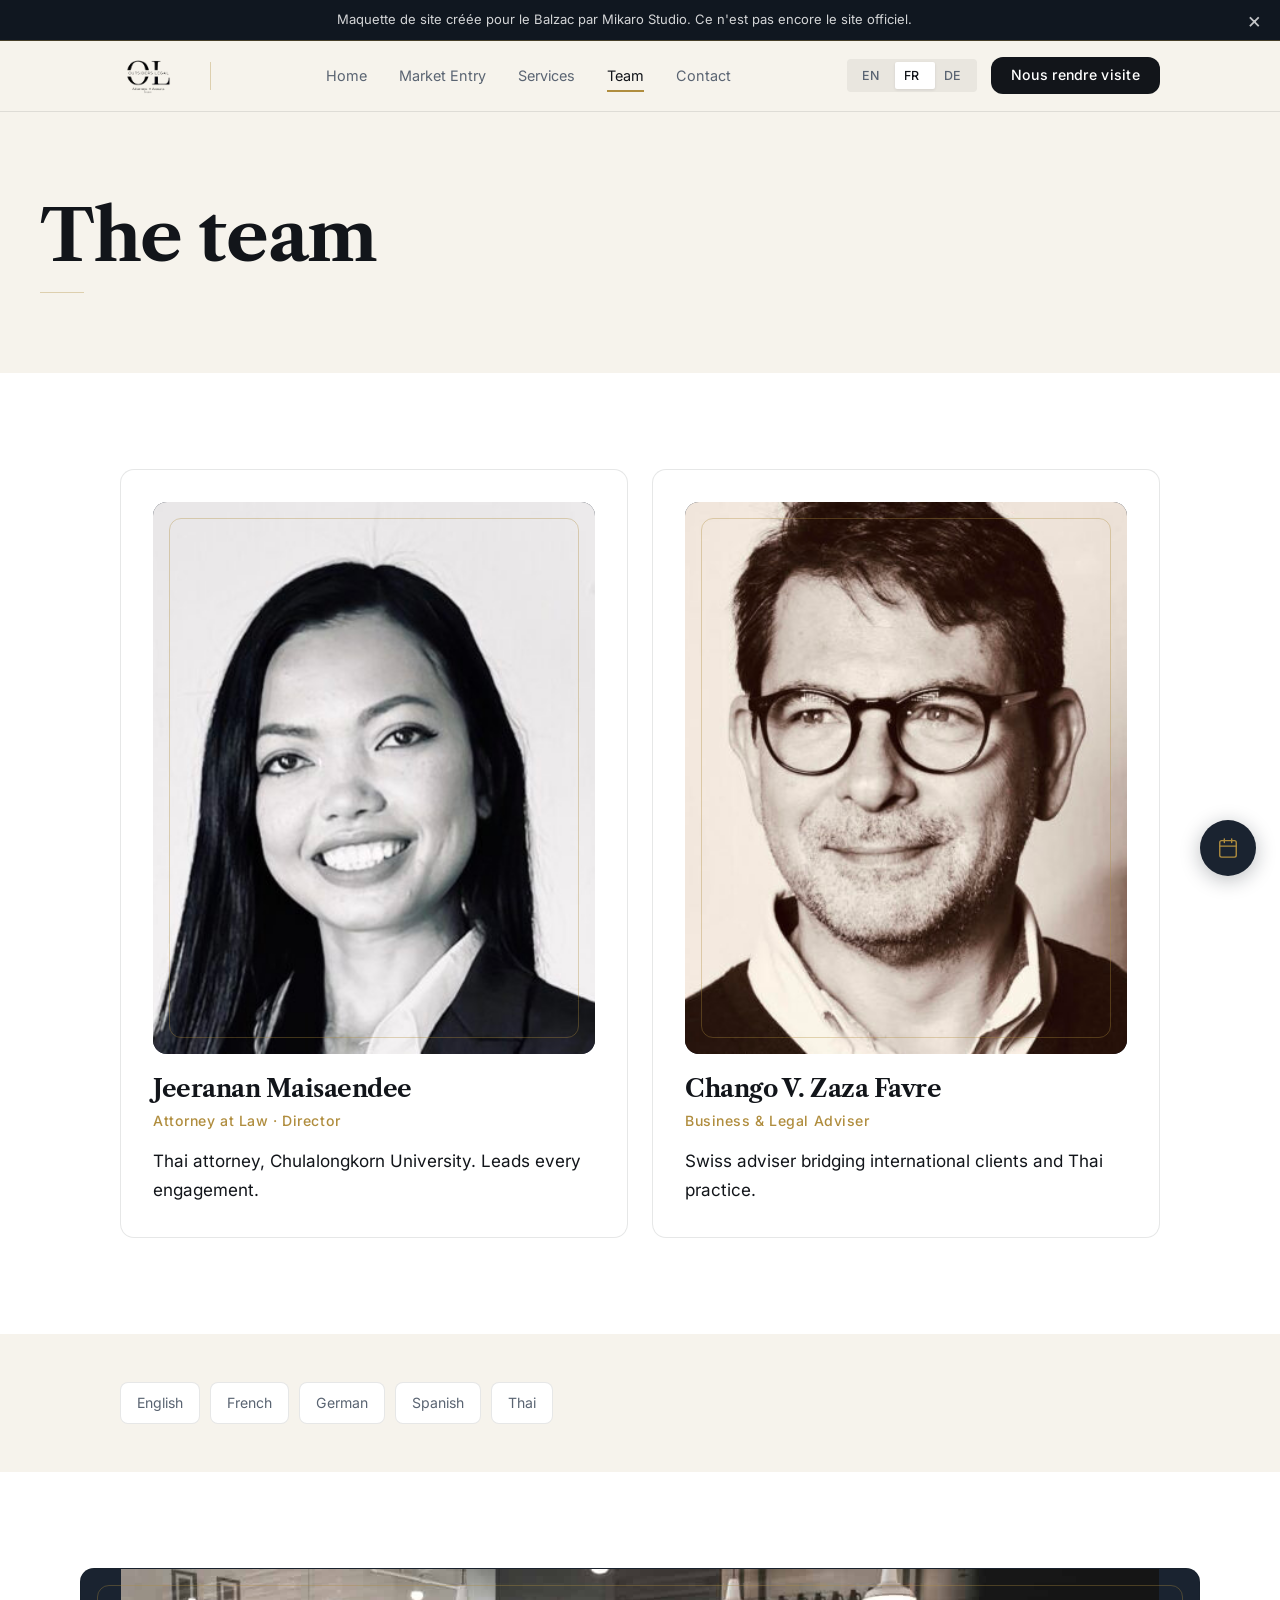
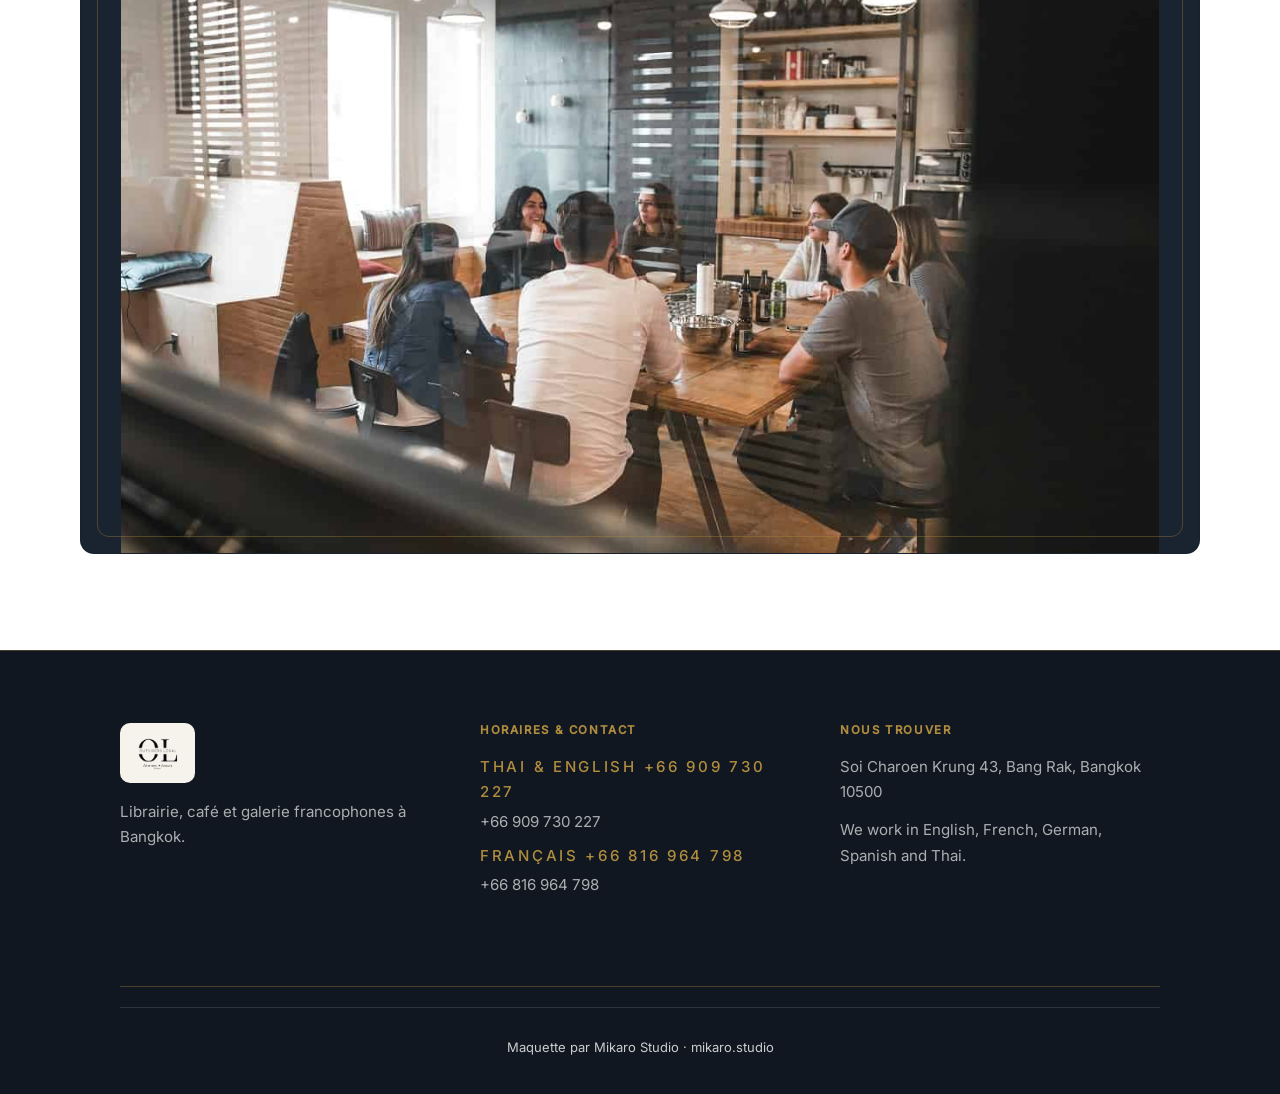
<file: team.html>
<!DOCTYPE html>
<html lang="en" data-i18n-page-title="title.team">
<head>
<meta charset="UTF-8">
<script>document.documentElement.classList.add('js');</script>
<meta name="viewport" content="width=device-width, initial-scale=1.0">
<meta name="robots" content="noindex, nofollow">
<link rel="icon" href="assets/img/logo.png" type="image/png">
<link rel="apple-touch-icon" href="assets/img/logo.png">
<title>Outsiders Legal</title>
<meta name="description" content="The Outsiders Legal team in Bangkok.">
<link rel="preload" href="fonts/libre-caslon-text-400.woff2" as="font" type="font/woff2" crossorigin>
<link rel="preload" href="fonts/libre-caslon-text-700.woff2" as="font" type="font/woff2" crossorigin>
<link rel="preload" href="fonts/inter-400.woff2" as="font" type="font/woff2" crossorigin>
<link rel="preload" href="fonts/inter-500.woff2" as="font" type="font/woff2" crossorigin>
<link rel="stylesheet" href="assets/css/main.css">
</head>
<body class="page-team">
<div class="preview-ribbon" role="note">
  <p data-i18n="ribbon.text">Live design preview prepared for Outsiders Legal by Mikaro Studio. Not the firm's official website yet.</p>
  <button type="button" class="preview-ribbon-close" aria-label="Close" data-i18n-aria-label="ribbon.close">&times;</button>
</div>
<header class="site-header">
  <div class="header-inner">
    <a href="index.html" class="brand-link" aria-label="Outsiders Legal">
      <img src="assets/img/logo.png" alt="" class="header-logo" data-i18n-alt="alt.logo" width="160" height="48" decoding="async">
    </a>
    <span class="header-sep" aria-hidden="true"></span>
    <div class="nav-drawer">
      <button type="button" class="drawer-close" aria-label="Close menu" data-i18n-aria-label="drawer.close"><svg viewBox="0 0 24 24" fill="none" aria-hidden="true"><path d="M6 6l12 12M18 6L6 18" stroke="currentColor" stroke-width="2" stroke-linecap="round"></path></svg></button>
      <nav class="main-nav" id="primary-nav" aria-label="Primary">
        <ul>
          <li><a href="index.html" data-i18n="nav.home">Home</a></li>
          <li><a href="market-entry.html" data-i18n="nav.market">Market Entry</a></li>
          <li><a href="services.html" data-i18n="nav.services">Services</a></li>
          <li><a href="team.html" data-i18n="nav.team">Team</a></li>
          <li><a href="contact.html" data-i18n="nav.contact">Contact</a></li>
        </ul>
      </nav>
      <div class="header-actions">
        <div class="lang-toggle seg" role="group" aria-label="Language">
          <button type="button" data-lang="en">EN</button>
          <button type="button" data-lang="fr">FR</button>
          <button type="button" data-lang="de">DE</button>
        </div>
        <a href="contact.html#consult" class="btn btn-cta-header"><span data-i18n="nav.cta">Book a consultation</span></a>
      </div>
    </div>
    <div class="nav-scrim"></div>
    <button type="button" class="hamburger" aria-label="Menu" data-i18n-aria-label="hamburger.label" aria-expanded="false" aria-controls="primary-nav"><span></span><span></span><span></span></button>
  </div>
</header>
<main>
  <section class="page-hero band-ivory">
    <div class="container section-head" data-reveal>
      <h1 data-i18n="t.h1">The team</h1>
      <div class="gold-line" data-reveal="line"></div>
    </div>
  </section>
  <section class="team-section band-white">
    <div class="container team-grid stagger">
      <article class="card team-card" data-reveal>
        <div class="team-photo gold-inset"><img class="frame-img" src="assets/img/team1.jpg" alt="" data-i18n-alt="alt.team1" data-fallback width="400" height="500" loading="lazy" decoding="async"></div>
        <h2 data-i18n="t1.name">Jeeranan Maisaendee</h2>
        <p class="team-role" data-i18n="t1.role">Attorney at Law · Director</p>
        <p data-i18n="t1.p">Thai attorney, Chulalongkorn University. Leads every engagement.</p>
      </article>
      <article class="card team-card" data-reveal>
        <div class="team-photo gold-inset"><img class="frame-img" src="assets/img/team2.jpg" alt="" data-i18n-alt="alt.team2" data-fallback width="400" height="500" loading="lazy" decoding="async"></div>
        <h2 data-i18n="t2.name">Chango V. Zaza Favre</h2>
        <p class="team-role" data-i18n="t2.role">Business &amp; Legal Adviser</p>
        <p data-i18n="t2.p">Swiss adviser bridging international clients and Thai practice.</p>
      </article>
    </div>
  </section>
  <section class="lang-band band-ivory">
    <div class="container lang-chips" data-reveal>
      <span class="lang-chip" data-i18n="lang.en">English</span>
      <span class="lang-chip" data-i18n="lang.fr">French</span>
      <span class="lang-chip" data-i18n="lang.de">German</span>
      <span class="lang-chip" data-i18n="lang.es">Spanish</span>
      <span class="lang-chip" data-i18n="lang.th">Thai</span>
    </div>
  </section>
  <section class="office-section band-white">
    <div class="container office-frame gold-inset" data-reveal="scale">
      <img class="frame-img" src="assets/img/office1.jpg" alt="" data-i18n-alt="alt.office" data-fallback width="1120" height="630" loading="lazy" decoding="async">
    </div>
  </section>
</main>

<footer class="site-footer band-midnight">
  <div class="container">
    <div class="footer-grid">
      <div class="footer-col">
        <a href="index.html" class="footer-logo footer-logo-chip" aria-label="Outsiders Legal"><img src="assets/img/logo.png" alt="" class="footer-logo-img" data-i18n-alt="alt.logo" width="120" height="44" decoding="async"></a>
        <p data-i18n="f.tag">Swiss and Thai legal counsel on Charoen Krung, Bangkok.</p>
      </div>
      <div class="footer-col">
        <h4 data-i18n="f.col.contact">Contact</h4>
        <p class="phone-label" data-i18n="f.phone.en">Thai &amp; English +66 909 730 227</p>
        <a class="footer-line" href="tel:+66909730227">+66 909 730 227</a>
        <p class="phone-label" data-i18n="f.phone.fr">Français +66 816 964 798</p>
        <a class="footer-line" href="tel:+66816964798">+66 816 964 798</a>
      </div>
      <div class="footer-col">
        <h4 data-i18n="f.col.find">Find us</h4>
        <p data-i18n="f.addr">No.357 Soi Charoen Krung 43, Bang Rak, Bangkok 10500</p>
        <p class="footer-lang" data-i18n="f.lang">We work in English, French, German, Spanish and Thai.</p>
      </div>
    </div>
    <div class="footer-credit-wrap">
      <p class="footer-credit" data-i18n="f.credit">Design preview by Mikaro Studio · mikaro.studio</p>
    </div>
  </div>
</footer>
<a href="contact.html#consult" class="float-reserve" aria-label="Book a consultation" data-i18n-aria-label="float.txt">
  <svg viewBox="0 0 24 24" fill="none" stroke="currentColor" stroke-width="1.5" stroke-linecap="round" stroke-linejoin="round" aria-hidden="true"><rect x="3" y="4" width="18" height="18" rx="2"></rect><path d="M16 2v4M8 2v4M3 10h18"></path></svg>
  <span data-i18n="float.txt">Book a consultation</span>
</a>
<script src="assets/js/i18n.js"></script>
<script src="assets/js/main.js"></script>
</body>
</html>
</file>
<file: assets/css/main.css>
/* ==========================================================================
   Outsiders Legal v2 - generated by scripts/build-v2-css.js
   Ground-up redesign. Do not edit directly; run: node scripts/build-v2-css.js
   ========================================================================== */
/* ==========================================================================
   Fonts - Outsiders Legal v2
   ========================================================================== */

@font-face {
  font-family: "Libre Caslon Text";
  font-style: normal;
  font-weight: 400;
  font-display: swap;
  src: url("../../fonts/libre-caslon-text-400.woff2") format("woff2");
}

@font-face {
  font-family: "Libre Caslon Text";
  font-style: italic;
  font-weight: 400;
  font-display: swap;
  src: url("../../fonts/libre-caslon-text-400-italic.woff2") format("woff2");
}

@font-face {
  font-family: "Libre Caslon Text";
  font-style: normal;
  font-weight: 700;
  font-display: swap;
  src: url("../../fonts/libre-caslon-text-700.woff2") format("woff2");
}

@font-face {
  font-family: "Inter";
  font-style: normal;
  font-weight: 400;
  font-display: swap;
  src: url("../../fonts/inter-400.woff2") format("woff2");
}

@font-face {
  font-family: "Inter";
  font-style: normal;
  font-weight: 500;
  font-display: swap;
  src: url("../../fonts/inter-500.woff2") format("woff2");
}

/* ==========================================================================
   Design tokens
   ========================================================================== */

:root {
  --ivory: #F6F3EC;
  --white: #FFFFFF;
  --ink: #12151A;
  --midnight: #101720;
  --midnight2: #1A2330;
  --mist: #8C94A3;
  --stone: #5A6472;
  --gold: #B08D3E;
  --gold-line: rgba(176, 141, 62, 0.35);

  --bg: var(--ivory);
  --surface: var(--white);
  --text: var(--ink);
  --muted: var(--stone);
  --hairline: rgba(18, 21, 26, 0.1);
  --hairline-dark: rgba(255, 255, 255, 0.12);
  --footer-bg: var(--midnight);

  --font-display: "Libre Caslon Text", Georgia, "Times New Roman", serif;
  --font-body: "Inter", system-ui, -apple-system, sans-serif;

  --max-width: 1200px;
  --section-pad: 96px;
  --header-h: 72px;
  --ribbon-h: 40px;
  --frame-radius: 14px;
  --radius-card: 14px;
  --radius-btn: 12px;
  --radius-input: 10px;
  --radius-chip: 8px;
  --radius-inset: 12px;
  --shadow-soft: 0 8px 32px rgba(16, 23, 32, 0.08);
  --shadow-card: 0 2px 12px rgba(16, 23, 32, 0.06);

  --ease: cubic-bezier(0.22, 1, 0.36, 1);
  --dur: 0.72s;
}

/* ==========================================================================
   Reset & base
   ========================================================================== */

*,
*::before,
*::after {
  box-sizing: border-box;
}

html {
  color-scheme: light;
  scroll-behavior: smooth;
}

body {
  margin: 0;
  background: var(--ivory);
  color: var(--ink);
  font-family: var(--font-body);
  font-weight: 400;
  font-size: 17px;
  line-height: 1.7;
  -webkit-font-smoothing: antialiased;
  -moz-osx-font-smoothing: grayscale;
  overflow-x: hidden;
}

img {
  max-width: 100%;
  height: auto;
  display: block;
}

a {
  color: inherit;
  text-decoration: none;
}

ul,
ol {
  margin: 0;
  padding: 0;
  list-style: none;
}

button {
  font-family: inherit;
  cursor: pointer;
  border: none;
  background: none;
}

input,
select,
textarea {
  font-family: inherit;
  font-size: 1rem;
}

h1,
h2,
h3,
h4,
h5,
h6 {
  font-family: var(--font-display);
  font-weight: 700;
  letter-spacing: -0.02em;
  margin: 0;
  color: var(--text);
}

h1 {
  font-size: clamp(44px, 5.5vw, 76px);
  line-height: 1.05;
  font-weight: 700;
}

h2 {
  font-size: clamp(28px, 3.2vw, 44px);
  line-height: 1.12;
}

h3 {
  font-size: clamp(20px, 2vw, 26px);
  line-height: 1.2;
}

h4 {
  font-size: 1rem;
  line-height: 1.3;
}

p {
  margin: 0;
}

main {
  display: block;
  min-width: 0;
}

::selection {
  background: rgba(176, 141, 62, 0.22);
  color: var(--ink);
}

/* ==========================================================================
   Layout
   ========================================================================== */

.container {
  width: 100%;
  max-width: var(--max-width);
  margin: 0 auto;
  padding: 0 clamp(20px, 4vw, 40px);
}

section {
  padding: var(--section-pad) 0;
  position: relative;
}

.text-center {
  text-align: center;
}

.mt-40 {
  margin-top: 40px;
}

.visually-hidden {
  position: absolute;
  width: 1px;
  height: 1px;
  padding: 0;
  margin: -1px;
  overflow: hidden;
  clip: rect(0, 0, 0, 0);
  white-space: nowrap;
  border: 0;
}

/* ==========================================================================
   Bands
   ========================================================================== */

.band-ivory,
.band-wash {
  background: var(--ivory);
}

.band-white {
  background: var(--white);
}

.band-midnight,
.lead-band {
  background: var(--midnight);
  color: rgba(255, 255, 255, 0.88);
  border-top: 1px solid var(--gold-line);
}

.band-midnight h1,
.band-midnight h2,
.band-midnight h3,
.band-midnight h4,
.lead-band h1,
.lead-band h2,
.lead-band h3,
.lead-band h4 {
  color: var(--white);
}

.band-midnight p,
.lead-band p {
  color: rgba(255, 255, 255, 0.78);
}

.closing-band {
  background: var(--midnight);
  color: rgba(255, 255, 255, 0.9);
  padding: 88px 0;
  border-top: 1px solid var(--gold-line);
}

.closing-band h2 {
  color: var(--white);
  margin-bottom: 28px;
}

/* ==========================================================================
   Section ghost numerals
   ========================================================================== */

.section-ghost {
  position: absolute;
  top: 24px;
  right: 24px;
  font-family: var(--font-display);
  font-size: 140px;
  font-weight: 700;
  line-height: 0.85;
  color: var(--gold);
  opacity: 0.05;
  pointer-events: none;
  user-select: none;
  white-space: nowrap;
  z-index: 0;
}

.section-ghost-right {
  left: auto;
  right: 24px;
}

.has-section-ghost {
  position: relative;
  overflow: hidden;
}

.has-section-ghost > .container {
  position: relative;
  z-index: 1;
}

@media (max-width: 1100px) {
  .section-ghost {
    display: none;
  }
}

/* ==========================================================================
   Section head & labels
   ========================================================================== */

.eyebrow {
  display: inline-flex;
  align-items: center;
  gap: 10px;
  color: var(--gold);
  font-size: 0.72rem;
  font-weight: 500;
  letter-spacing: 0.2em;
  text-transform: uppercase;
  margin: 0 0 16px;
  font-family: var(--font-body);
}

.eyebrow::before {
  content: "";
  width: 28px;
  height: 1px;
  background: var(--gold);
  flex-shrink: 0;
  transform: scaleX(1);
  transform-origin: left;
}

body.page-home .hero-panel .eyebrow::before {
  transform: scaleX(0);
}

body.page-home.hero-enter-active .hero-panel .eyebrow::before {
  transform: scaleX(1);
  transition: transform 0.6s ease;
}

.section-label {
  font-size: 0.72rem;
  font-weight: 500;
  letter-spacing: 0.18em;
  text-transform: uppercase;
  color: var(--stone);
  margin-bottom: 14px;
  font-family: var(--font-body);
}

.label-num {
  color: var(--gold);
  font-variant-numeric: tabular-nums;
  font-weight: 600;
}

.section-head {
  max-width: 640px;
  margin: 0 0 48px;
}

.section-head.center {
  margin-left: auto;
  margin-right: auto;
  text-align: center;
}

.section-sub {
  margin-top: 16px;
  color: var(--stone);
  font-size: 1.05rem;
  max-width: 52ch;
}

.gold-line,
.red-line,
.brass-line {
  width: 48px;
  height: 2px;
  background: var(--gold);
  margin-top: 18px;
}

.section-head.center .gold-line,
.section-head.center .red-line,
.section-head.center .brass-line {
  margin-left: auto;
  margin-right: auto;
}

/* ==========================================================================
   Buttons
   ========================================================================== */

.btn {
  position: relative;
  display: inline-flex;
  align-items: center;
  justify-content: center;
  gap: 8px;
  border: none;
  border-radius: var(--radius-btn);
  padding: 14px 28px;
  background: var(--ink);
  color: var(--white);
  font-weight: 500;
  font-size: 0.94rem;
  letter-spacing: 0.02em;
  line-height: 1.2;
  transition: box-shadow 0.25s ease, color 0.25s ease, background-color 0.25s ease, transform 0.25s ease;
  box-shadow: inset 0 -2px 0 transparent;
}

.btn:active {
  transform: scale(0.98);
}

.btn:hover,
.btn:focus-visible {
  box-shadow: inset 0 -2px 0 var(--gold);
}

.btn-ghost {
  background: transparent;
  color: var(--ink);
  border: 1px solid var(--gold-line);
  box-shadow: inset 0 -2px 0 transparent;
}

.btn-ghost:hover,
.btn-ghost:focus-visible {
  background: transparent;
  box-shadow: inset 0 -2px 0 var(--gold);
}

.btn-light {
  background: var(--white);
  color: var(--ink);
}

.btn-outline-light {
  background: transparent;
  color: var(--white);
  border: 1px solid rgba(255, 255, 255, 0.55);
}

.btn-outline-light:hover,
.btn-outline-light:focus-visible {
  background: rgba(255, 255, 255, 0.06);
  box-shadow: inset 0 -2px 0 var(--gold);
}

.band-midnight .btn,
.lead-band .btn,
.closing-band .btn:not(.btn-ghost):not(.btn-outline-light) {
  background: var(--white);
  color: var(--ink);
}

.band-midnight .btn:hover,
.lead-band .btn:hover,
.closing-band .btn:not(.btn-ghost):not(.btn-outline-light):hover {
  box-shadow: inset 0 -2px 0 var(--gold);
}

.btn-cta-header {
  padding: 10px 20px;
  font-size: 0.88rem;
  white-space: nowrap;
}

.modal-close.btn {
  margin-top: 8px;
}

.btn-service-cta {
  margin-top: 20px;
  font-size: 0.88rem;
  padding: 10px 18px;
}

/* ==========================================================================
   Motion engine
   ========================================================================== */

html.js [data-reveal] {
  opacity: 0;
  transform: translateY(28px);
  transition: opacity var(--dur) var(--ease), transform var(--dur) var(--ease);
  animation: forceReveal 0s 2.5s forwards;
}

html.js [data-reveal="left"] { transform: translate(-36px, 0); }
html.js [data-reveal="right"] { transform: translate(36px, 0); }
html.js [data-reveal="scale"] { transform: scale(0.96); }
html.js [data-reveal].is-visible { opacity: 1; transform: none; }

@keyframes forceReveal {
  to { opacity: 1; transform: none; }
}

.stagger > [data-reveal]:nth-child(1) { transition-delay: 0ms; }
.stagger > [data-reveal]:nth-child(2) { transition-delay: 90ms; }
.stagger > [data-reveal]:nth-child(3) { transition-delay: 180ms; }
.stagger > [data-reveal]:nth-child(4) { transition-delay: 270ms; }
.stagger > [data-reveal]:nth-child(5) { transition-delay: 360ms; }
.stagger > [data-reveal]:nth-child(6) { transition-delay: 450ms; }

.stagger-fast > [data-reveal]:nth-child(1) { transition-delay: 0ms; }
.stagger-fast > [data-reveal]:nth-child(2) { transition-delay: 60ms; }
.stagger-fast > [data-reveal]:nth-child(3) { transition-delay: 120ms; }
.stagger-fast > [data-reveal]:nth-child(4) { transition-delay: 180ms; }
.stagger-fast > [data-reveal]:nth-child(5) { transition-delay: 240ms; }
.stagger-fast > [data-reveal]:nth-child(6) { transition-delay: 300ms; }
.stagger-fast > [data-reveal]:nth-child(7) { transition-delay: 360ms; }
.stagger-fast > [data-reveal]:nth-child(8) { transition-delay: 420ms; }
.stagger-fast > [data-reveal]:nth-child(9) { transition-delay: 480ms; }
.stagger-fast > [data-reveal]:nth-child(10) { transition-delay: 540ms; }
.stagger-fast > [data-reveal]:nth-child(11) { transition-delay: 600ms; }
.stagger-fast > [data-reveal]:nth-child(12) { transition-delay: 660ms; }

.hero-cascade-item {
  opacity: 0;
  transform: translateY(20px);
  transition: opacity 0.8s ease, transform 0.8s ease;
  transition-fill-mode: none;
}

body.page-home.hero-enter-active .hero-cascade-item.is-entered {
  opacity: 1;
  transform: none;
}

body.page-home.hero-enter-done .hero-cascade-item {
  opacity: 1;
  transform: none;
}

html.js .hero-cascade-item {
  animation: heroCascade 0s 2.5s forwards;
}

@keyframes heroCascade {
  to { opacity: 1; transform: none; }
}

.hero-stat-enter {
  opacity: 0;
  transform: translateX(-16px);
  transition: opacity 0.5s ease, transform 0.5s ease;
  transition-fill-mode: none;
}

body.page-home.hero-enter-active .hero-stat-enter.is-entered,
body.page-home.hero-enter-done .hero-stat-enter {
  opacity: 1;
  transform: none;
}

html.js .hero-stat-enter {
  animation: heroCascade 0s 2.5s forwards;
}

@media (prefers-reduced-motion: reduce) {
  *, *::before, *::after {
    animation-duration: 0.001ms !important;
    animation-iteration-count: 1 !important;
    transition-duration: 0.001ms !important;
    scroll-behavior: auto !important;
  }
  html.js [data-reveal],
  .hero-cascade-item,
  .hero-stat-enter,
  html.js [data-curtain],
  .frame-img,
  .section-ghost,
  .stepper,
  .roadmap-strip,
  .checklist-reveal,
  .checklist-copy,
  .checklist-form,
  .review-card,
  .finder-result,
  .why-card .card-icon {
    opacity: 1 !important;
    transform: none !important;
    transition: none !important;
    animation: none !important;
    clip-path: none !important;
    stroke-dashoffset: 0 !important;
  }
  body.page-home .hero-panel .eyebrow::before {
    transform: scaleX(1) !important;
  }
  .hero-media-frame::after,
  .main-nav a.active::after,
  .main-nav a[aria-current="page"]::after,
  .gold-line,
  .review-card::before,
  .review-card::after,
  .finder-result-rule {
    opacity: 1 !important;
    transform: none !important;
    transition: none !important;
    animation: none !important;
  }
  html { scroll-behavior: auto; }
}

/* ==========================================================================
   Preview ribbon
   ========================================================================== */

.preview-ribbon {
  position: fixed;
  top: 0; left: 0; right: 0;
  z-index: 1000;
  background: var(--midnight);
  color: rgba(255, 255, 255, 0.82);
  font-size: 13px;
  padding: 10px 52px 10px 20px;
  text-align: center;
  transform: translateY(-100%);
  transition: transform 0.55s var(--ease);
  border-bottom: 1px solid var(--gold-line);
}
.preview-ribbon.is-shown { transform: translateY(0); }
.preview-ribbon.is-hidden { display: none; }
.preview-ribbon p { max-width: 880px; margin: 0 auto; line-height: 1.5; }
.preview-ribbon-close {
  position: absolute; right: 6px; top: 50%;
  transform: translateY(-50%);
  background: none; border: none; color: var(--white);
  font-size: 22px; width: 40px; height: 40px; padding: 0; opacity: 0.75;
}
.preview-ribbon-close:hover, .preview-ribbon-close:focus-visible { opacity: 1; }
body.has-ribbon { padding-top: var(--ribbon-h); }
body.has-ribbon .site-header { top: var(--ribbon-h); }

/* ==========================================================================
   Site header
   ========================================================================== */

.site-header {
  position: fixed; top: 0; left: 0; right: 0; z-index: 900;
  height: var(--header-h);
  background: var(--ivory);
  border-bottom: 1px solid var(--hairline);
  transition: box-shadow 0.3s var(--ease);
}
.site-header.is-scrolled { box-shadow: 0 1px 0 var(--hairline); }
.header-inner {
  max-width: var(--max-width); margin: 0 auto;
  padding: 0 clamp(20px, 4vw, 40px);
  height: 100%; display: flex; align-items: center;
  justify-content: space-between; gap: 24px;
}
.brand-chip { display: inline-flex; align-items: center; gap: 10px; min-height: 40px; }
.brand-chip-logo { height: 40px; width: auto; max-width: 160px; object-fit: contain; }
.brand-chip-text { display: none; flex-direction: column; line-height: 1.15; }
.brand-chip.logo-missing .brand-chip-logo { display: none; }
.brand-chip.logo-missing .brand-chip-text { display: flex; }
.brand-name { font-family: var(--font-display); font-size: 13px; font-weight: 700; letter-spacing: 0.08em; }
.brand-sub { font-size: 9px; letter-spacing: 0.2em; color: var(--stone); text-transform: uppercase; font-weight: 500; }
.main-nav ul { display: flex; align-items: center; gap: clamp(16px, 2.5vw, 32px); }
.main-nav a {
  position: relative;
  font-size: 0.9rem; font-weight: 400; color: var(--stone);
  padding: 6px 0; border-bottom: 2px solid transparent;
  transition: color 0.25s ease;
}
.main-nav a:hover { color: var(--ink); }
.main-nav a.active, .main-nav a[aria-current="page"] {
  color: var(--ink); border-bottom-color: transparent; font-weight: 400;
}
.main-nav a.active::after,
.main-nav a[aria-current="page"]::after {
  content: "";
  position: absolute;
  left: 0;
  right: 0;
  bottom: -2px;
  height: 2px;
  background: var(--gold);
  transform: scaleX(0);
  transform-origin: left;
}
.main-nav a.active.nav-underline-ready::after,
.main-nav a[aria-current="page"].nav-underline-ready::after {
  transform: scaleX(1);
  transition: transform 0.4s ease;
}
.header-actions { display: flex; align-items: center; gap: 14px; }
.hamburger {
  display: none; flex-direction: column; justify-content: center; gap: 5px;
  width: 44px; height: 44px; padding: 10px;
}
.hamburger span { display: block; width: 22px; height: 2px; background: var(--ink); }
.nav-scrim { display: none; }

/* ==========================================================================
   Lang toggle
   ========================================================================== */

.lang-toggle.seg {
  position: relative; display: inline-flex; align-items: stretch;
  background: rgba(18, 21, 26, 0.06); border-radius: 4px; padding: 3px;
}
.lang-toggle.seg .lang-thumb {
  position: absolute; top: 3px; left: 3px; height: calc(100% - 6px);
  background: var(--white); border-radius: 2px;
  box-shadow: 0 1px 3px rgba(16, 23, 32, 0.1);
  transition: transform 0.32s var(--ease), width 0.32s var(--ease);
  pointer-events: none; z-index: 0;
}
.lang-toggle.seg button {
  position: relative; z-index: 1; padding: 6px 12px;
  font-size: 0.78rem; font-weight: 500; letter-spacing: 0.04em;
  color: var(--stone); background: transparent; border: none; border-radius: 2px;
}
.lang-toggle.seg button:hover { color: var(--ink); }
.lang-toggle.seg button.active { color: var(--ink); font-weight: 500; }

/* ==========================================================================
   Mobile drawer
   ========================================================================== */

@media (max-width: 900px) {
  .hamburger { display: flex; z-index: 920; }
  .nav-drawer.is-open ~ .hamburger {
    visibility: hidden;
    pointer-events: none;
  }
  .nav-drawer {
    position: fixed; top: 0; right: 0;
    width: min(340px, 88vw); height: 100dvh;
    background: var(--white); z-index: 910;
    padding: calc(var(--header-h) + 16px) 28px 32px;
    display: flex; flex-direction: column; gap: 32px;
    transform: translateX(100%); transition: transform 0.42s var(--ease);
    box-shadow: -8px 0 32px rgba(16, 23, 32, 0.12); overflow-y: auto;
  }
  body.has-ribbon .nav-drawer { padding-top: calc(var(--header-h) + var(--ribbon-h) + 16px); }
  .nav-drawer.is-open { transform: translateX(0); }
  .nav-scrim {
    display: block; position: fixed; inset: 0;
    background: rgba(16, 23, 32, 0.45); z-index: 905;
    opacity: 0; pointer-events: none; transition: opacity 0.35s ease;
  }
  .nav-scrim.is-open { opacity: 1; pointer-events: auto; }
  .main-nav ul { flex-direction: column; align-items: flex-start; gap: 0; }
  .main-nav li { width: 100%; border-bottom: 1px solid var(--hairline); }
  .main-nav a { display: block; padding: 16px 0; font-size: 1.05rem; }
  .header-actions { flex-direction: column; align-items: stretch; width: 100%; }
  .btn-cta-header { width: 100%; justify-content: center; }
  .drawer-close {
    position: absolute; top: 16px; right: 16px;
    width: 44px; height: 44px; display: flex; align-items: center; justify-content: center;
    background: var(--white); color: var(--ink);
    border: 1px solid var(--hairline); border-radius: 50%; padding: 0; z-index: 2;
  }
  body.has-ribbon .drawer-close { top: calc(var(--ribbon-h) + 12px); }
  .drawer-close svg { width: 20px; height: 20px; }
  .drawer-close:hover, .drawer-close:focus-visible { border-color: var(--gold); }
}
@media (min-width: 901px) {
  .nav-drawer { display: contents; }
  .drawer-close { display: none; }
  .main-nav { flex: 1; display: flex; justify-content: center; }
}

/* ==========================================================================
   Split hero
   ========================================================================== */

.hero-split,
.hero {
  padding-top: calc(var(--header-h) + 32px);
  padding-bottom: 0;
  overflow: hidden;
}

body.has-ribbon .hero-split,
body.has-ribbon .hero {
  padding-top: calc(var(--header-h) + var(--ribbon-h) + 32px);
}

.hero-split {
  display: grid;
  grid-template-columns: 52fr 48fr;
  min-height: 92vh;
  max-width: 100%;
}

.hero-split .hero-panel,
.hero-text {
  background: var(--midnight);
  color: rgba(255, 255, 255, 0.9);
  padding: clamp(48px, 8vw, 96px) clamp(28px, 5vw, 72px);
  display: flex;
  flex-direction: column;
  justify-content: center;
  position: relative;
  z-index: 2;
}

.hero-split .hero-panel h1,
.hero-text h1 { color: var(--white); margin-bottom: 20px; }

.hero-split .hero-panel .eyebrow,
.hero-text .eyebrow { color: var(--gold); }

.hero-sub {
  font-size: 1.1rem;
  line-height: 1.65;
  color: rgba(255, 255, 255, 0.78);
  max-width: 42ch;
  margin-bottom: 32px;
}

.hero-ctas {
  display: flex;
  flex-wrap: wrap;
  gap: 14px;
  margin-bottom: 36px;
}

.hero-panel .btn,
.hero-text .btn { background: var(--white); color: var(--ink); }

.hero-panel .btn-ghost,
.hero-text .btn-ghost {
  background: transparent;
  color: var(--white);
  border-color: rgba(255, 255, 255, 0.5);
}

.trust-bar {
  display: flex;
  flex-direction: column;
  gap: 10px;
  font-size: 0.88rem;
  color: rgba(255, 255, 255, 0.65);
}

.trust-bar li {
  display: flex;
  align-items: flex-start;
  gap: 10px;
}

.trust-bar li::before {
  display: none;
}

.trust-bar li + li {
  border-top: 1px solid var(--gold-line);
  padding-top: 10px;
}

.hero-split .hero-media,
.hero-visual {
  position: relative;
  min-height: 92vh;
  background: var(--midnight2);
}

.hero-media-inner,
.hero-frame,
[data-curtain].hero-frame {
  position: absolute;
  inset: 20px;
  overflow: hidden;
  box-shadow: inset 0 0 0 1px var(--gold-line);
}

.hero-media img,
.hero-frame img,
.hero-media .frame-img {
  width: 100%;
  height: 100%;
  object-fit: cover;
}

.stat-card {
  position: absolute;
  left: -28px;
  bottom: 48px;
  background: var(--white);
  padding: 24px 28px;
  max-width: 280px;
  box-shadow: var(--shadow-soft);
  border-top: 2px solid var(--gold);
  z-index: 3;
}

.stat-num {
  display: block;
  color: var(--gold);
  font-size: 0.72rem;
  font-weight: 600;
  letter-spacing: 0.14em;
  margin-bottom: 10px;
  font-variant-numeric: tabular-nums;
}

.stat-card p {
  font-size: 0.95rem;
  line-height: 1.5;
  color: var(--ink);
}

.hero-grid {
  display: grid;
  grid-template-columns: 1fr 1fr;
  gap: 0;
  align-items: stretch;
}

.hero-grid .hero-text {
  border-radius: 0;
}

.hero-grid .hero-visual {
  min-height: 72vh;
}

@media (max-width: 900px) {
  .hero-split,
  .hero-grid {
    grid-template-columns: 1fr;
    min-height: auto;
  }

  .hero-split .hero-media,
  .hero-grid .hero-visual {
    min-height: 56vh;
    order: -1;
  }

  .hero-split .hero-panel,
  .hero-grid .hero-text {
    padding: 48px 24px 56px;
  }

  .stat-card {
    position: relative;
    left: 0;
    bottom: 0;
    margin: -32px 24px 0;
    max-width: none;
  }
}

/* ==========================================================================
   Stepper
   ========================================================================== */

.stepper {
  display: flex;
  align-items: flex-start;
  gap: 0;
  position: relative;
  padding-top: 28px;
}

.stepper::before {
  content: "";
  position: absolute;
  top: 14px;
  left: 0;
  right: 0;
  height: 1px;
  background: var(--gold-line);
  transform: scaleX(0);
  transform-origin: left;
  transition: transform 1s var(--ease);
}

.stepper.is-visible::before {
  transform: scaleX(1);
}

.stepper-step,
.roadmap-step {
  flex: 1;
  position: relative;
  padding: 28px 16px 0;
  text-align: center;
}

.stepper-step::before,
.roadmap-step::before {
  content: "";
  position: absolute;
  top: 7px;
  left: 50%;
  width: 14px;
  height: 14px;
  border-radius: 50%;
  background: var(--ivory);
  border: 2px solid var(--gold);
  z-index: 1;
  transform: translateX(-50%) scale(0.6);
  opacity: 0;
  transition: background-color 0.25s ease, transform 0.25s ease, opacity 0.25s ease;
}

.stepper.is-visible .stepper-step::before,
.stepper.is-visible .roadmap-step::before,
.roadmap-strip.is-visible .stepper-step::before,
.roadmap-strip.is-visible .roadmap-step::before {
  transform: translateX(-50%) scale(1);
  opacity: 1;
}

.stepper.is-visible .stepper-step:nth-child(1)::before,
.stepper.is-visible .roadmap-step:nth-child(1)::before,
.roadmap-strip.is-visible .stepper-step:nth-child(1)::before,
.roadmap-strip.is-visible .roadmap-step:nth-child(1)::before { transition-delay: 0.15s; }
.stepper.is-visible .stepper-step:nth-child(2)::before,
.stepper.is-visible .roadmap-step:nth-child(2)::before,
.roadmap-strip.is-visible .stepper-step:nth-child(2)::before,
.roadmap-strip.is-visible .roadmap-step:nth-child(2)::before { transition-delay: 0.23s; }
.stepper.is-visible .stepper-step:nth-child(3)::before,
.stepper.is-visible .roadmap-step:nth-child(3)::before,
.roadmap-strip.is-visible .stepper-step:nth-child(3)::before,
.roadmap-strip.is-visible .roadmap-step:nth-child(3)::before { transition-delay: 0.31s; }
.stepper.is-visible .stepper-step:nth-child(4)::before,
.stepper.is-visible .roadmap-step:nth-child(4)::before,
.roadmap-strip.is-visible .stepper-step:nth-child(4)::before,
.roadmap-strip.is-visible .roadmap-step:nth-child(4)::before { transition-delay: 0.39s; }
.stepper.is-visible .stepper-step:nth-child(5)::before,
.stepper.is-visible .roadmap-step:nth-child(5)::before,
.roadmap-strip.is-visible .stepper-step:nth-child(5)::before,
.roadmap-strip.is-visible .roadmap-step:nth-child(5)::before { transition-delay: 0.47s; }

.stepper.is-visible .stepper-step p,
.stepper.is-visible .roadmap-step p,
.roadmap-strip.is-visible .stepper-step p,
.roadmap-strip.is-visible .roadmap-step p {
  opacity: 1;
}

.stepper.is-visible .stepper-step:nth-child(1) p,
.stepper.is-visible .roadmap-step:nth-child(1) p,
.roadmap-strip.is-visible .stepper-step:nth-child(1) p,
.roadmap-strip.is-visible .roadmap-step:nth-child(1) p { transition-delay: 0.35s; }
.stepper.is-visible .stepper-step:nth-child(2) p,
.stepper.is-visible .roadmap-step:nth-child(2) p,
.roadmap-strip.is-visible .stepper-step:nth-child(2) p,
.roadmap-strip.is-visible .roadmap-step:nth-child(2) p { transition-delay: 0.43s; }
.stepper.is-visible .stepper-step:nth-child(3) p,
.stepper.is-visible .roadmap-step:nth-child(3) p,
.roadmap-strip.is-visible .stepper-step:nth-child(3) p,
.roadmap-strip.is-visible .roadmap-step:nth-child(3) p { transition-delay: 0.51s; }
.stepper.is-visible .stepper-step:nth-child(4) p,
.stepper.is-visible .roadmap-step:nth-child(4) p,
.roadmap-strip.is-visible .stepper-step:nth-child(4) p,
.roadmap-strip.is-visible .roadmap-step:nth-child(4) p { transition-delay: 0.59s; }
.stepper.is-visible .stepper-step:nth-child(5) p,
.stepper.is-visible .roadmap-step:nth-child(5) p,
.roadmap-strip.is-visible .stepper-step:nth-child(5) p,
.roadmap-strip.is-visible .roadmap-step:nth-child(5) p { transition-delay: 0.67s; }

.stepper-step:hover::before,
.roadmap-step:hover::before {
  background: var(--gold);
  transform: translateX(-50%) scale(1.12);
}

.stepper-step:hover p,
.roadmap-step:hover p {
  color: var(--ink);
}

.step-num {
  display: block;
  color: var(--gold);
  font-size: 0.72rem;
  font-weight: 600;
  letter-spacing: 0.1em;
  margin-bottom: 10px;
  font-variant-numeric: tabular-nums;
}

.roadmap-strip {
  display: flex;
  gap: 0;
  position: relative;
  padding-top: 28px;
}

.roadmap-strip::before {
  content: "";
  position: absolute;
  top: 14px;
  left: 0;
  right: 0;
  height: 1px;
  background: var(--gold-line);
  transform: scaleX(0);
  transform-origin: left;
  transition: transform 1s var(--ease);
}

html.js .roadmap-strip.is-visible::before {
  transform: scaleX(1);
}

@media (max-width: 900px) {
  .stepper,
  .roadmap-strip {
    flex-direction: column;
    padding-top: 0;
    padding-left: 28px;
  }

  .stepper::before,
  .roadmap-strip::before {
    top: 0;
    bottom: 0;
    left: 6px;
    right: auto;
    width: 1px;
    height: auto;
  }

  .stepper-step,
  .roadmap-step {
    text-align: left;
    padding: 0 0 28px 20px;
  }

  .stepper-step::before,
  .roadmap-step::before {
    top: 4px;
    left: -22px;
    transform: none;
  }
}

/* ==========================================================================
   Cards - why, services, general
   ========================================================================== */

.card {
  background: var(--white);
  border: 1px solid var(--hairline);
  border-radius: var(--radius-card);
  padding: 32px;
  transition: border-color 0.3s ease, box-shadow 0.3s ease;
}

.why-grid,
.services-grid,
.team-grid,
.reviews-grid,
.info-grid {
  display: grid;
  gap: 24px;
}

.why-grid { grid-template-columns: repeat(3, minmax(0, 1fr)); }
.services-grid { grid-template-columns: repeat(3, minmax(0, 1fr)); }
.team-grid { grid-template-columns: repeat(2, minmax(0, 1fr)); }
.reviews-grid { grid-template-columns: repeat(2, minmax(0, 1fr)); }

.why-card {
  position: relative;
  border-top: 2px solid transparent;
  transition: border-color 0.3s ease, transform 0.3s var(--ease);
}

.why-card:hover {
  border-top-color: var(--gold);
  box-shadow: var(--shadow-card);
}

.why-card .card-icon,
.service-card .card-icon {
  display: flex;
  align-items: center;
  justify-content: center;
  width: 64px;
  height: 64px;
  margin-bottom: 20px;
  color: var(--gold);
  background: var(--ivory);
  border: 1px solid var(--gold-line);
  border-radius: 50%;
}

.why-card .card-icon svg {
  width: 44px;
  height: 44px;
  stroke: currentColor;
  fill: none;
  stroke-width: 1.5;
  stroke-linecap: round;
  stroke-linejoin: round;
}

.why-card.is-visible .card-icon svg path,
.why-card.is-visible .card-icon svg circle {
  stroke-dasharray: 120;
  stroke-dashoffset: 120;
  animation: olIconDraw 0.9s ease forwards;
}

.why-card.is-visible .card-icon svg path {
  animation-delay: 0.12s;
}

.why-card .card-icon {
  transition: transform 0.4s ease;
}

.why-card:hover .card-icon {
  transform: rotate(8deg);
}

@keyframes olIconDraw {
  to { stroke-dashoffset: 0; }
}

.why-card h3,
.service-card h3 {
  font-size: 1.2rem;
  margin-bottom: 12px;
  font-weight: 700;
}

.why-card p,
.service-card p {
  color: var(--stone);
  font-size: 0.96rem;
  line-height: 1.65;
}

.service-card {
  border-left: 2px solid transparent;
  transition: border-color 0.3s ease;
}

.service-card:hover {
  border-left-color: var(--gold);
}

.section-cta {
  margin-top: 40px;
}

/* ==========================================================================
   Pull quote band
   ========================================================================== */

.pull-quote-band {
  background: var(--white);
  padding: 72px 0;
  border-top: 1px solid var(--hairline);
  border-bottom: 1px solid var(--hairline);
}

.pull-quote {
  font-family: var(--font-display);
  font-style: italic;
  font-weight: 400;
  font-size: 28px;
  line-height: 1.45;
  color: var(--ink);
  max-width: 820px;
  margin: 0 auto;
  text-align: center;
  position: relative;
  padding: 0 clamp(20px, 4vw, 40px);
}

.pull-quote::before {
  content: "\201C";
  display: block;
  font-size: 3rem;
  line-height: 1;
  color: var(--gold);
  opacity: 0.5;
  margin-bottom: 12px;
}

.pull-quote cite {
  display: block;
  margin-top: 24px;
  font-family: var(--font-body);
  font-style: normal;
  font-size: 0.88rem;
  color: var(--stone);
  letter-spacing: 0.04em;
}

/* ==========================================================================
   Checklist band
   ========================================================================== */

.lead-inner {
  display: grid;
  gap: 32px;
  align-items: end;
}

.lead-copy h2 {
  margin-bottom: 14px;
}

.lead-form {
  display: flex;
  flex-wrap: wrap;
  gap: 12px;
}

.lead-form input {
  flex: 1 1 220px;
  min-height: 50px;
  border: 1px solid rgba(255, 255, 255, 0.22);
  padding: 12px 16px;
  background: rgba(255, 255, 255, 0.06);
  color: var(--white);
  border-radius: var(--radius-input);
}

.lead-form input::placeholder {
  color: rgba(255, 255, 255, 0.5);
}

.lead-form input:focus {
  outline: none;
  border-color: var(--gold);
  box-shadow: 0 0 0 1px var(--gold-line);
}

.lead-form .btn-on-dark {
  transition: transform 0.25s ease, box-shadow 0.25s ease;
}

.lead-form .btn-on-dark:hover {
  transform: translateY(-2px);
}

@media (min-width: 768px) {
  .lead-inner { grid-template-columns: 1.15fr 0.85fr; }
}

/* ==========================================================================
   Testimonials
   ========================================================================== */

.review-card {
  position: relative;
  padding-left: 28px;
  background: var(--white);
  overflow: hidden;
}

.review-card::after {
  content: "";
  position: absolute;
  left: 0;
  top: 0;
  bottom: 0;
  width: 3px;
  background: var(--gold);
  transform: scaleY(0);
  transform-origin: top;
  transition: transform 0.8s ease;
}

.review-card.is-visible::after {
  transform: scaleY(1);
}

.review-card::before {
  content: "\201C";
  position: absolute;
  top: 20px;
  left: 28px;
  font-family: var(--font-display);
  font-size: 4.5rem;
  line-height: 1;
  color: var(--gold);
  opacity: 0;
  pointer-events: none;
  transform: scale(0.8);
  transition: opacity 0.55s cubic-bezier(0.22, 1.15, 0.36, 1), transform 0.55s cubic-bezier(0.22, 1.15, 0.36, 1);
}

.review-card.is-visible::before {
  opacity: 0.18;
  transform: scale(1);
}

.review-card.is-visible .quote,
.review-card.is-visible .author {
  opacity: 1;
  transform: none;
}

.review-card .quote {
  font-family: var(--font-display);
  font-size: 1.15rem;
  line-height: 1.55;
  margin-bottom: 18px;
  position: relative;
  z-index: 1;
  opacity: 0;
  transform: translateY(12px);
  transition: opacity 0.55s ease 0.12s, transform 0.55s ease 0.12s;
}

.review-card .author {
  color: var(--stone);
  font-size: 0.88rem;
  font-weight: 500;
  opacity: 0;
  transform: translateY(8px);
  transition: opacity 0.5s ease 0.2s, transform 0.5s ease 0.2s;
}

.review-sample-note {
  text-align: center;
  color: var(--mist);
  font-size: 0.85rem;
  margin-top: 28px;
}

/* ==========================================================================
   Structure finder
   ========================================================================== */

.finder-card { padding: 36px; }
.finder-title { margin-bottom: 28px; }
.finder-q { margin-bottom: 28px; }
.finder-q > p { font-weight: 500; margin-bottom: 14px; color: var(--ink); }
.finder-options { display: grid; gap: 10px; }

.finder-option {
  display: flex;
  align-items: center;
  gap: 14px;
  border: 1px solid var(--hairline);
  padding: 16px 18px;
  cursor: pointer;
  transition: border-color 0.25s ease, box-shadow 0.25s ease;
  background: var(--white);
}

.finder-option:hover {
  border-color: var(--gold-line);
}

.finder-option.is-selected,
.finder-option:has(input:checked) {
  border-color: var(--gold);
  box-shadow: inset 0 0 0 1px var(--gold);
}

.finder-option.is-selecting {
  animation: finderSweep 0.3s ease;
}

@keyframes finderSweep {
  0% { box-shadow: inset 4px 0 0 0 var(--ink); }
  100% { box-shadow: inset 0 0 0 1px var(--gold); }
}

.finder-option input {
  accent-color: var(--gold);
  width: 18px;
  height: 18px;
  flex-shrink: 0;
}

.finder-option span {
  font-size: 0.95rem;
  color: var(--ink);
}

.finder-result {
  margin-top: 28px;
  background: var(--midnight2);
  color: rgba(255, 255, 255, 0.88);
  border: 1px solid var(--gold-line);
  padding: 28px;
  position: relative;
  overflow: hidden;
}

.finder-result-rule {
  display: block;
  width: 100%;
  height: 2px;
  background: var(--gold);
  transform: scaleX(0);
  transform-origin: left;
  margin-bottom: 18px;
}

.finder-result.is-showing {
  animation: finderResultIn 0.55s ease forwards;
}

.finder-result.is-showing .finder-result-rule {
  animation: finderRuleDraw 0.8s ease 0.1s forwards;
}

@keyframes finderResultIn {
  from { opacity: 0; transform: translateY(16px); }
  to { opacity: 1; transform: none; }
}

@keyframes finderRuleDraw {
  to { transform: scaleX(1); }
}

.finder-result[hidden] { display: none; }

.finder-result-text {
  font-size: 1.05rem;
  line-height: 1.6;
  margin-bottom: 16px;
}

.finder-result .muted-note {
  color: rgba(255, 255, 255, 0.55);
  margin-bottom: 20px;
}

.finder-result .btn {
  background: var(--white);
  color: var(--ink);
}

/* ==========================================================================
   Team portraits
   ========================================================================== */

.team-photo {
  position: relative;
  aspect-ratio: 4 / 5;
  overflow: hidden;
  margin-bottom: 22px;
  background: var(--midnight2);
  box-shadow: inset 0 0 0 20px transparent;
}

.team-photo::after {
  content: "";
  position: absolute;
  inset: 12px;
  border: 1px solid var(--gold-line);
  pointer-events: none;
  z-index: 2;
}

.team-photo img,
.team-photo .frame-img {
  width: 100%;
  height: 100%;
  object-fit: cover;
}

.team-role {
  color: var(--gold);
  font-size: 0.88rem;
  font-weight: 500;
  letter-spacing: 0.04em;
  margin-bottom: 14px;
}

.team-card h2 {
  font-size: 1.5rem;
  margin-bottom: 6px;
}

.lang-band { padding: 48px 0; }
.lang-chips { display: flex; flex-wrap: wrap; gap: 10px; }

.lang-chip {
  border: 1px solid var(--hairline);
  padding: 8px 16px;
  font-size: 0.88rem;
  color: var(--stone);
  background: var(--white);
  border-radius: var(--radius-chip);
}

.lang-chip:hover {
  border-color: var(--gold);
  color: var(--ink);
}

/* ==========================================================================
   Page hero & roadmap
   ========================================================================== */

.page-hero {
  padding-top: calc(var(--header-h) + 48px);
  padding-bottom: 32px;
}

body.has-ribbon .page-hero {
  padding-top: calc(var(--header-h) + var(--ribbon-h) + 48px);
}

.roadmap-block {
  margin-bottom: 20px;
}

.roadmap-block h2 {
  font-size: 1.35rem;
  margin: 8px 0 12px;
}

.roadmap-steps {
  display: flex;
  flex-direction: column;
  gap: 20px;
}

.muted-note {
  color: var(--mist);
  font-size: 0.88rem;
  margin-top: 12px;
}

.center-note {
  text-align: center;
  margin-top: 36px;
}

/* ==========================================================================
   Forms & contact
   ========================================================================== */

#consult,
.consult-section {
  scroll-margin-top: calc(var(--header-h) + 24px);
  padding-top: calc(var(--header-h) + 40px);
}

body.has-ribbon #consult,
body.has-ribbon .consult-section {
  scroll-margin-top: calc(var(--header-h) + var(--ribbon-h) + 24px);
  padding-top: calc(var(--header-h) + var(--ribbon-h) + 40px);
}

.consult-form,
.reserve-form {
  max-width: 720px;
  margin: 0 auto;
}

.form-grid {
  display: grid;
  gap: 20px;
}

.form-field label {
  display: block;
  font-size: 0.82rem;
  font-weight: 500;
  letter-spacing: 0.04em;
  text-transform: uppercase;
  color: var(--stone);
  margin-bottom: 8px;
}

.form-field input,
.form-field select,
.form-field textarea {
  width: 100%;
  min-height: 48px;
  padding: 12px 14px;
  border: 1px solid var(--hairline);
  background: var(--white);
  color: var(--ink);
  border-radius: var(--radius-input);
  transition: border-color 0.25s ease, box-shadow 0.25s ease;
}

.form-field textarea {
  min-height: 140px;
  resize: vertical;
}

.form-field input:focus,
.form-field select:focus,
.form-field textarea:focus {
  outline: none;
  border-color: var(--gold);
  box-shadow: 0 0 0 1px var(--gold-line);
}

.form-actions {
  margin-top: 8px;
}

.info-card h3 {
  font-size: 0.82rem;
  text-transform: uppercase;
  letter-spacing: 0.1em;
  color: var(--gold);
  margin-bottom: 12px;
  font-family: var(--font-body);
  font-weight: 600;
}

.info-card p,
.info-card a {
  font-size: 1rem;
  color: var(--ink);
}

.map-card {
  margin-top: 40px;
  overflow: hidden;
  padding: 4px;
  background: var(--white);
  border: 1px solid var(--hairline);
}

.map-card iframe {
  width: 100%;
  height: 380px;
  border: none;
  display: block;
}

.map-open {
  text-align: center;
  margin-top: 24px;
}

@media (min-width: 640px) {
  .form-grid { grid-template-columns: repeat(2, 1fr); }
  .form-field:last-child,
  .form-field textarea { grid-column: 1 / -1; }
  .form-actions { grid-column: 1 / -1; }
}

@media (min-width: 700px) {
  .info-grid { grid-template-columns: repeat(2, 1fr); }
}

/* ==========================================================================
   Footer
   ========================================================================== */

.site-footer {
  background: var(--midnight);
  color: rgba(255, 255, 255, 0.78);
  padding: 72px 0 36px;
  border-top: 1px solid var(--gold-line);
}

.footer-grid {
  display: grid;
  gap: 40px;
  padding-bottom: 40px;
}

.footer-logo {
  display: inline-flex;
  align-items: center;
  margin-bottom: 16px;
}

.footer-logo-img {
  height: 44px;
  width: auto;
  display: block;
}

.footer-logo-text { display: none; flex-direction: column; line-height: 1.1; }
.footer-logo.logo-missing .footer-logo-img { display: none; }
.footer-logo.logo-missing .footer-logo-text { display: flex; }

.footer-logo-text .name {
  font-family: var(--font-display);
  font-weight: 700;
  font-size: 1.1rem;
  color: var(--white);
}

.footer-logo-text .sub {
  font-size: 9px;
  letter-spacing: 0.18em;
  color: var(--gold);
  margin-top: 2px;
}

.footer-col h4 {
  font-family: var(--font-body);
  font-size: 0.72rem;
  letter-spacing: 0.14em;
  text-transform: uppercase;
  font-variant: small-caps;
  color: var(--gold);
  margin-bottom: 16px;
  font-weight: 600;
}

.footer-col p,
.footer-col a,
.footer-col .footer-line {
  font-size: 0.94rem;
  line-height: 1.7;
  color: rgba(255, 255, 255, 0.65);
  transition: color 0.25s ease;
}

.footer-col a:hover { color: var(--white); }
.footer-col .footer-line { display: block; margin-bottom: 8px; }

.footer-lang {
  margin-top: 12px;
  color: rgba(255, 255, 255, 0.5);
  font-size: 0.9rem;
}

.footer-credit {
  text-align: center;
  padding-top: 28px;
  margin-top: 0;
  border-top: 1px solid var(--hairline-dark);
  font-size: 13px;
  color: rgba(255, 255, 255, 0.45);
}

@media (min-width: 700px) {
  .footer-grid { grid-template-columns: repeat(3, 1fr); }
}

/* ==========================================================================
   Float button
   ========================================================================== */

.float-reserve {
  position: fixed;
  right: 24px;
  bottom: 24px;
  z-index: 800;
  width: 56px;
  height: 56px;
  border-radius: 50%;
  background: var(--midnight2);
  color: var(--gold);
  display: flex;
  align-items: center;
  justify-content: center;
  box-shadow: 0 4px 20px rgba(16, 23, 32, 0.28);
  transition: transform 0.3s var(--ease), box-shadow 0.3s var(--ease);
  overflow: hidden;
}

.float-reserve svg {
  width: 22px;
  height: 22px;
  stroke: var(--gold);
  flex-shrink: 0;
}

.float-reserve span {
  display: none;
}

.float-reserve:hover,
.float-reserve:focus-visible {
  transform: translateY(-2px);
  box-shadow: 0 8px 28px rgba(16, 23, 32, 0.35);
}

.float-reserve.pulse {
  animation: floatPulse 1.2s var(--ease);
}

@keyframes floatPulse {
  0%, 100% { transform: scale(1); }
  50% { transform: scale(1.08); }
}

/* ==========================================================================
   Modals
   ========================================================================== */

.modal-overlay {
  position: fixed;
  inset: 0;
  background: rgba(16, 23, 32, 0.72);
  backdrop-filter: blur(6px);
  -webkit-backdrop-filter: blur(6px);
  display: flex;
  align-items: center;
  justify-content: center;
  padding: 24px;
  z-index: 1100;
  opacity: 0;
  pointer-events: none;
  transition: opacity 0.35s ease;
}

.modal-overlay.is-open {
  opacity: 1;
  pointer-events: auto;
}

.modal-box {
  background: var(--white);
  color: var(--ink);
  border: 1px solid var(--hairline);
  max-width: 480px;
  width: 100%;
  padding: 40px 32px;
  text-align: center;
  box-shadow: var(--shadow-soft);
  transform: translateY(16px) scale(0.97);
  transition: transform 0.4s var(--ease);
}

.modal-overlay.is-open .modal-box {
  transform: none;
}

.modal-box p {
  font-size: 1rem;
  line-height: 1.65;
  color: var(--stone);
  margin-bottom: 28px;
}

/* ==========================================================================
   Image frames, blur-up, curtain
   ========================================================================== */

.media-frame,
.hero-media,
.hero-banner,
.hero-frame,
[data-curtain],
.gallery-item,
.team-photo,
.office-frame {
  position: relative;
  overflow: hidden;
  background: var(--midnight2);
}

html.js .frame-img {
  opacity: 0;
  transition: opacity 0.5s ease;
  animation: frameImgForce 0s 2.5s forwards;
}

html.js .frame-img.loaded {
  opacity: 1;
  animation: none;
}

@keyframes frameImgForce {
  to { opacity: 1; }
}

[data-curtain] > .frame-img,
.media-frame > .frame-img,
.hero-media > .frame-img,
.hero-frame > .frame-img,
.team-photo > .frame-img {
  width: 100%;
  height: 100%;
  object-fit: cover;
}

html.js [data-curtain].curtain.curtain-run {
  animation: curtainClip 1.1s cubic-bezier(0.65, 0, 0.35, 1) forwards;
}

html.js [data-curtain].curtain.curtain-run > .frame-img,
html.js [data-curtain].curtain.curtain-run > img {
  animation: curtainScale 1.1s cubic-bezier(0.65, 0, 0.35, 1) forwards;
}

html.js [data-curtain].curtain-safe {
  clip-path: none !important;
  animation: none !important;
}

html.js [data-curtain].curtain-safe > .frame-img,
html.js [data-curtain].curtain-safe > img {
  transform: none !important;
  animation: none !important;
}

@keyframes curtainClip {
  0% { clip-path: inset(0 0 0 100%); }
  100% { clip-path: inset(0 0 0 0); }
}

@keyframes curtainScale {
  0% { transform: scale(1.03); }
  100% { transform: scale(1); }
}

img[data-fallback].is-broken { display: none; }

.img-frame-fallback,
.hero-frame.img-frame-fallback,
.team-photo.img-frame-fallback,
.office-frame.img-frame-fallback,
[data-curtain].img-frame-fallback {
  background: linear-gradient(145deg, var(--midnight) 0%, var(--midnight2) 100%);
}

.img-frame-fallback::before,
.hero-frame.img-frame-fallback::before,
.team-photo.img-frame-fallback::before,
.office-frame.img-frame-fallback::before,
[data-curtain].img-frame-fallback::before {
  content: "O";
  position: absolute;
  inset: 0;
  display: flex;
  align-items: center;
  justify-content: center;
  font-family: var(--font-display);
  font-weight: 700;
  font-size: clamp(2.5rem, 12vw, 5rem);
  color: rgba(255, 255, 255, 0.85);
  letter-spacing: 0.04em;
  z-index: 1;
}

.office-frame {
  border: 1px solid var(--hairline);
}

.office-frame img {
  width: 100%;
  aspect-ratio: 16 / 9;
  object-fit: cover;
}

/* ==========================================================================
   Focus & scrollbar
   ========================================================================== */

.drawer-close:focus-visible,
.lang-toggle.seg button:focus-visible,
.main-nav a:focus-visible,
.btn:focus-visible,
.preview-ribbon-close:focus-visible,
.hamburger:focus-visible {
  outline: 2px solid var(--gold);
  outline-offset: 2px;
}

::-webkit-scrollbar { width: 8px; }
::-webkit-scrollbar-track { background: var(--ivory); }
::-webkit-scrollbar-thumb { background: var(--stone); border-radius: 4px; }
::-webkit-scrollbar-thumb:hover { background: var(--ink); }

/* ==========================================================================
   Responsive breakpoints
   ========================================================================== */

@media (max-width: 1440px) {
  :root { --max-width: 1120px; }
}

@media (max-width: 1024px) {
  :root { --section-pad: 80px; }
  .why-grid,
  .services-grid { grid-template-columns: repeat(2, minmax(0, 1fr)); }
}

@media (max-width: 900px) {
  :root { --section-pad: 64px; }
  .why-grid,
  .services-grid,
  .team-grid,
  .reviews-grid { grid-template-columns: 1fr; }
}

@media (max-width: 768px) {
  :root { --section-pad: 56px; --header-h: 64px; }
  h1 { font-size: clamp(36px, 9vw, 52px); }
  .pull-quote { font-size: 22px; }
  .card { padding: 24px; }
  .float-reserve { right: 16px; bottom: 16px; }
}

@media (max-width: 375px) {
  body { overflow-x: hidden; }
  .container { padding: 0 16px; }
  .header-inner { padding: 0 16px; }
  .hero-ctas { flex-direction: column; }
  .hero-ctas .btn { width: 100%; }
  .lead-form { flex-direction: column; }
  .lead-form input,
  .lead-form .btn { width: 100%; }
}

/* ==========================================================================
   V2 HTML class extensions
   ========================================================================== */

.brand-link {
  display: inline-flex;
  align-items: center;
  flex-shrink: 0;
  text-decoration: none;
  color: var(--ink);
}

.header-logo {
  display: block;
  height: 48px;
  width: auto;
  max-height: 48px;
  object-fit: contain;
  mix-blend-mode: multiply;
}

.header-sep {
  width: 1px;
  height: 28px;
  background: var(--gold-line);
  flex-shrink: 0;
  margin-left: 10px;
}

@media (max-width: 900px) {
  .header-logo {
    height: 40px;
    max-height: 40px;
  }
}

.hero-media-frame {
  position: relative;
  width: 100%;
  height: 100%;
  min-height: 92vh;
}

.hero-media-frame::after {
  content: "";
  position: absolute;
  inset: 16px;
  border: 1px solid var(--gold-line);
  border-radius: var(--radius-inset);
  pointer-events: none;
  z-index: 2;
  opacity: 0;
  transform: scale(0.98);
  transition: opacity 0.4s ease, transform 0.4s ease;
}

.hero-media-frame.frame-ready::after {
  opacity: 1;
  transform: scale(1);
}

.hero-media-frame img {
  width: 100%;
  height: 100%;
  min-height: 92vh;
  object-fit: cover;
  display: block;
  transition: transform 0.6s var(--ease);
}

.hero-media-frame:hover img {
  transform: scale(1.03);
}

.hero-stat,
.stat-card.hero-stat {
  position: absolute;
  left: 24px;
  bottom: 48px;
  background: var(--white);
  color: var(--ink);
  border: 1px solid var(--hairline);
  border-radius: var(--radius-card);
  padding: 20px 22px;
  max-width: 280px;
  box-shadow: var(--shadow-soft);
  z-index: 3;
}

.hero-stat .stat-num,
.stat-card .stat-num {
  color: var(--gold);
  font-family: var(--font-display);
  font-size: 0.85rem;
  font-weight: 700;
  display: block;
  margin-bottom: 8px;
}

html.js [data-reveal="seam"] {
  transform: translateX(-16px);
  opacity: 0;
}

html.js [data-reveal="seam"].is-visible {
  transform: none;
  opacity: 1;
}

.gold-line,
.red-line {
  width: 44px;
  height: 1px;
  background: var(--gold-line);
  transform: scaleX(0);
  transform-origin: center;
  transition: transform 0.8s var(--ease);
}

.is-visible .gold-line,
.is-visible .red-line,
html.js [data-reveal="line"].is-visible {
  transform: scaleX(1);
}

.checklist-layout {
  display: grid;
  grid-template-columns: 1.1fr 0.9fr;
  gap: 40px;
  align-items: center;
}

.checklist-layout h2 {
  color: var(--white);
  margin-bottom: 12px;
}

.checklist-layout .lead-copy p {
  color: var(--mist);
  margin: 0;
}

.checklist-copy {
  opacity: 0;
  transform: translateY(20px);
  transition: opacity 0.65s ease, transform 0.65s ease;
}

.checklist-reveal.is-visible .checklist-copy {
  opacity: 1;
  transform: none;
}

.checklist-form {
  opacity: 0;
  transform: translateX(16px);
  transition: opacity 0.65s ease 0.12s, transform 0.65s ease 0.12s;
}

.checklist-reveal.is-visible .checklist-form {
  opacity: 1;
  transform: none;
}

.lead-form input.focus-cue {
  animation: checklistFocusPulse 1.2s ease 1;
}

@keyframes checklistFocusPulse {
  0%, 100% { box-shadow: 0 0 0 0 transparent; }
  40%, 60% { box-shadow: 0 0 0 2px var(--gold); }
}

.dark-form input {
  background: var(--midnight2);
  border: 1px solid var(--gold-line);
  color: var(--white);
  min-height: 48px;
  border-radius: 10px;
  padding: 12px 16px;
  font-size: 16px;
  flex: 1 1 220px;
}

.dark-form input::placeholder {
  color: var(--mist);
}

.dark-form input:focus {
  outline: none;
  border-color: var(--gold);
}

.btn-on-dark {
  background: var(--white);
  color: var(--ink);
  border-color: var(--white);
}

.band-midnight .lead-form {
  display: flex;
  flex-wrap: wrap;
  gap: 12px;
  align-items: center;
}

.gold-inset {
  position: relative;
  border-radius: var(--radius-card);
  overflow: hidden;
}

.gold-inset::after {
  content: "";
  position: absolute;
  inset: 16px;
  border: 1px solid var(--gold-line);
  border-radius: var(--radius-inset);
  pointer-events: none;
  z-index: 2;
}

.gold-inset img {
  transition: transform 0.6s var(--ease);
}

.gold-inset:hover img {
  transform: scale(1.03);
}

.phone-label {
  font-size: 10px;
  letter-spacing: 0.18em;
  text-transform: uppercase;
  color: var(--gold);
  margin: 0 0 4px;
  font-weight: 500;
}

.site-footer .phone-label {
  color: var(--gold);
}

.footer-credit-wrap {
  border-top: 1px solid var(--gold-line);
  margin-top: 40px;
  padding-top: 20px;
}

.footer-logo-chip {
  display: inline-flex;
  align-items: center;
  justify-content: center;
  background: var(--ivory);
  border-radius: 10px;
  padding: 8px 12px;
  margin-bottom: 16px;
}

.footer-logo-img {
  height: 44px;
  width: auto;
  max-width: 140px;
  object-fit: contain;
  display: block;
}

.stepper-vertical {
  flex-direction: column;
  padding-top: 0;
  padding-left: 32px;
}

.stepper-vertical::before {
  top: 0;
  bottom: 0;
  left: 6px;
  right: auto;
  width: 1px;
  height: auto;
  transform: scaleY(0);
  transform-origin: top;
  transition: transform 1s var(--ease);
}

.stepper-vertical.is-visible::before {
  transform: scaleY(1);
}

.stepper-vertical .roadmap-block,
.stepper-vertical .stepper-step {
  text-align: left;
  padding: 0 0 32px 24px;
  flex: none;
}

.stepper-vertical .roadmap-block::before,
.stepper-vertical .stepper-step::before {
  top: 6px;
  left: -26px;
  transform: scale(0.6);
  opacity: 0;
}

.stepper-vertical.is-visible .roadmap-block::before,
.stepper-vertical.is-visible .stepper-step::before {
  transform: scale(1);
  opacity: 1;
}

.stepper-vertical.is-visible .roadmap-block:nth-child(1)::before,
.stepper-vertical.is-visible .stepper-step:nth-child(1)::before { transition-delay: 0.15s; }
.stepper-vertical.is-visible .roadmap-block:nth-child(2)::before,
.stepper-vertical.is-visible .stepper-step:nth-child(2)::before { transition-delay: 0.23s; }
.stepper-vertical.is-visible .roadmap-block:nth-child(3)::before,
.stepper-vertical.is-visible .stepper-step:nth-child(3)::before { transition-delay: 0.31s; }
.stepper-vertical.is-visible .roadmap-block:nth-child(4)::before,
.stepper-vertical.is-visible .stepper-step:nth-child(4)::before { transition-delay: 0.39s; }
.stepper-vertical.is-visible .roadmap-block:nth-child(5)::before,
.stepper-vertical.is-visible .stepper-step:nth-child(5)::before { transition-delay: 0.47s; }

.roadmap-block h2 {
  font-size: 1.35rem;
  margin: 8px 0 12px;
}

.trust-bar li + li {
  border-top: 1px solid var(--gold-line);
  padding-top: 10px;
}

.trust-bar li::before {
  display: none;
}

.info-card.on-dark,
.map-card.on-dark {
  background: var(--midnight2);
  border-color: var(--gold-line);
  color: rgba(255, 255, 255, 0.88);
}

.info-card.on-dark h3 {
  color: var(--gold);
  font-size: 10px;
  letter-spacing: 0.18em;
  text-transform: uppercase;
  font-family: var(--font-body);
  font-weight: 500;
}

.info-card.on-dark a {
  color: var(--white);
}

@media (max-width: 900px) {
  .checklist-layout {
    grid-template-columns: 1fr;
  }

  .hero-stat,
  .stat-card.hero-stat {
    position: relative;
    left: auto;
    bottom: auto;
    margin: 20px 20px 0;
    max-width: none;
    width: calc(100% - 40px);
  }

  .hero-media-frame,
  .hero-media-frame img {
    min-height: auto;
    aspect-ratio: 4 / 3;
  }
}
</file>
